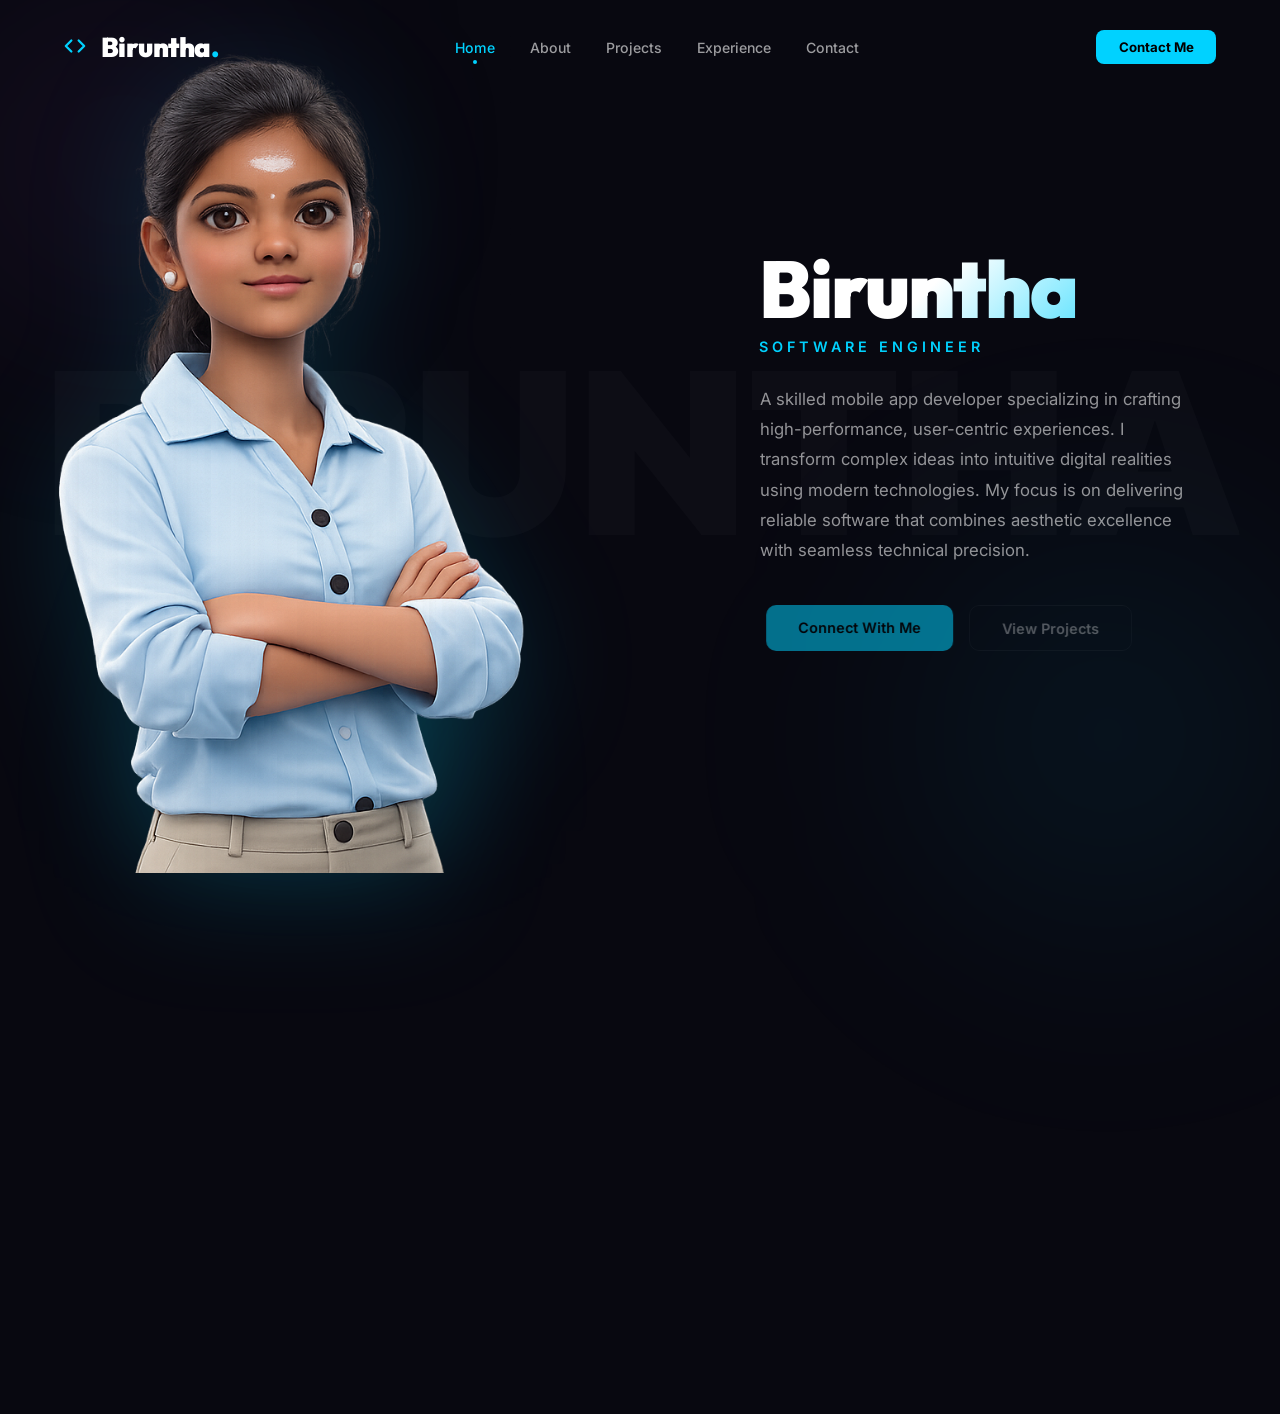
<file: index.html>
<!DOCTYPE html>
<html lang="en">

<head>
    <meta charset="UTF-8">
    <meta name="viewport" content="width=device-width, initial-scale=1.0">
    <title>Biruntha | Software Engineer & Mobile App Developer</title>
    <meta name="description"
        content="Portfolio of Biruntha, a professional Software Engineer specializing in high-performance mobile application development with Flutter, Dart, and modern frontend technologies.">
    <meta name="keywords"
        content="Biruntha, Software Engineer, Mobile App Developer, Flutter Developer, Dart, Portfolio, India, Frontend Developer">
    <meta name="author" content="Biruntha">
    <link rel="canonical" href="https://biruntha-web.web.app/">

    <!-- Open Graph / Facebook -->
    <meta property="og:type" content="website">
    <meta property="og:url" content="https://biruntha-web.web.app/">
    <meta property="og:title" content="Biruntha | Software Engineer & Mobile App Developer">
    <meta property="og:description"
        content="Explore the portfolio of Biruntha, featuring professional mobile applications and innovative software solutions.">
    <meta property="og:image" content="https://biruntha-web.web.app/assets/og-image.png">

    <!-- Twitter -->
    <meta property="twitter:card" content="summary_large_image">
    <meta property="twitter:url" content="https://biruntha-web.web.app/">
    <meta property="twitter:title" content="Biruntha | Software Engineer & Mobile App Developer">
    <meta property="twitter:description"
        content="Explore the portfolio of Biruntha, featuring professional mobile applications and innovative software solutions.">
    <meta property="twitter:image" content="https://biruntha-web.web.app/assets/og-image.png">

    <meta name="robots" content="index, follow">
    <link rel="preconnect" href="https://fonts.googleapis.com">
    <link rel="preconnect" href="https://fonts.gstatic.com" crossorigin>
    <link
        href="https://fonts.googleapis.com/css2?family=Inter:wght@400;500;600&family=Outfit:wght@700;800;900&display=swap"
        rel="stylesheet">
    <link rel="stylesheet" href="style.css">
    <script src="https://cdnjs.cloudflare.com/ajax/libs/gsap/3.12.2/gsap.min.js"></script>
</head>

<body>

    <!-- Header -->
    <header class="main-header" id="main-header">
        <div class="header-container">
            <a href="index.html" class="logo">
                <svg xmlns="http://www.w3.org/2000/svg" width="22" height="22" viewBox="0 0 24 24" fill="none"
                    stroke="var(--cyan)" stroke-width="2.5" stroke-linecap="round" stroke-linejoin="round"
                    style="margin-right: 10px;">
                    <polyline points="16 18 22 12 16 6" />
                    <polyline points="8 6 2 12 8 18" />
                </svg>
                Biruntha<span class="logo-dot">.</span>
            </a>
            <nav class="nav-links">
                <a href="index.html" class="nav-link active">Home</a>
                <a href="about.html" class="nav-link">About</a>
                <a href="projects.html" class="nav-link">Projects</a>
                <a href="experience.html" class="nav-link">Experience</a>
                <a href="contact.html" class="nav-link">Contact</a>
            </nav>
            <div class="header-right">
                <a href="mailto:birunthamageshwaran@gmail.com" class="btn-hire">Contact Me</a>
                <button class="menu-toggle" id="menu-toggle" aria-label="Toggle Menu">
                    <span></span>
                    <span></span>
                    <span></span>
                </button>
            </div>
        </div>
        <div class="header-line"></div>
    </header>

    <!-- Hero -->
    <section class="hero">

        <!-- Ambient background -->
        <div class="hero-bg">
            <div class="bg-blob blob-left"></div>
            <div class="bg-blob blob-right"></div>
        </div>

        <!-- Large bg name -->
        <div class="bg-text" aria-hidden="true">BIRUNTHA</div>

        <!-- Main content grid -->
        <div class="hero-container">

            <!-- Left: Image -->
            <div class="hero-image-wrap">
                <div class="img-glow"></div>
                <img src="assets/pages/home page.png" alt="Biruntha - Software Engineer" class="character-img"
                    id="char-img">
            </div>

            <!-- Right: Text Content -->
            <div class="hero-content">
                <h1 class="hero-name">Biruntha</h1>
                <p class="hero-title">Software Engineer</p>
                <p class="hero-bio">
                    A skilled mobile app developer specializing in crafting high-performance, user-centric experiences.
                    I transform complex ideas into intuitive digital realities using modern technologies.
                    My focus is on delivering reliable software that combines aesthetic excellence with seamless
                    technical precision.
                </p>
                <div class="hero-cta">
                    <a href="mailto:birunthamageshwaran@gmail.com" class="btn btn-primary">Connect With Me</a>
                    <a href="projects.html" class="btn btn-ghost">View Projects</a>
                </div>
            </div>

        </div>
    </section>

    <!-- Global Navigation Grid -->
    <section class="global-nav-section">
        <div class="global-nav-container">
            <div class="global-nav-grid">
                <!-- About Card -->
                <a href="about.html" class="nav-card">
                    <div class="nav-card-icon">👤</div>
                    <h3>About Me</h3>
                    <p>Discover my journey, skills, and the mindset I bring to every digital project.</p>
                    <div class="nav-card-arrow">Learn More →</div>
                </a>

                <!-- Projects Card -->
                <a href="projects.html" class="nav-card">
                    <div class="nav-card-icon">🚀</div>
                    <h3>Case Studies</h3>
                    <p>Explore a collection of mobile applications crafted with passion and precision.</p>
                    <div class="nav-card-arrow">View Work →</div>
                </a>

                <!-- Experience Card -->
                <a href="experience.html" class="nav-card">
                    <div class="nav-card-icon">💼</div>
                    <h3>Professional</h3>
                    <p>My career journey, professional roles, and corporate-level contributions.</p>
                    <div class="nav-card-arrow">My Career →</div>
                </a>

                <!-- Contact Card -->
                <a href="contact.html" class="nav-card">
                    <div class="nav-card-icon">✨</div>
                    <h3>Get In Touch</h3>
                    <p>Let's connect and build something amazing together. Reach out anytime.</p>
                    <div class="nav-card-arrow">Contact Me →</div>
                </a>
            </div>
        </div>
    </section>

    <script src="script.js"></script>
</body>

</html>
</file>
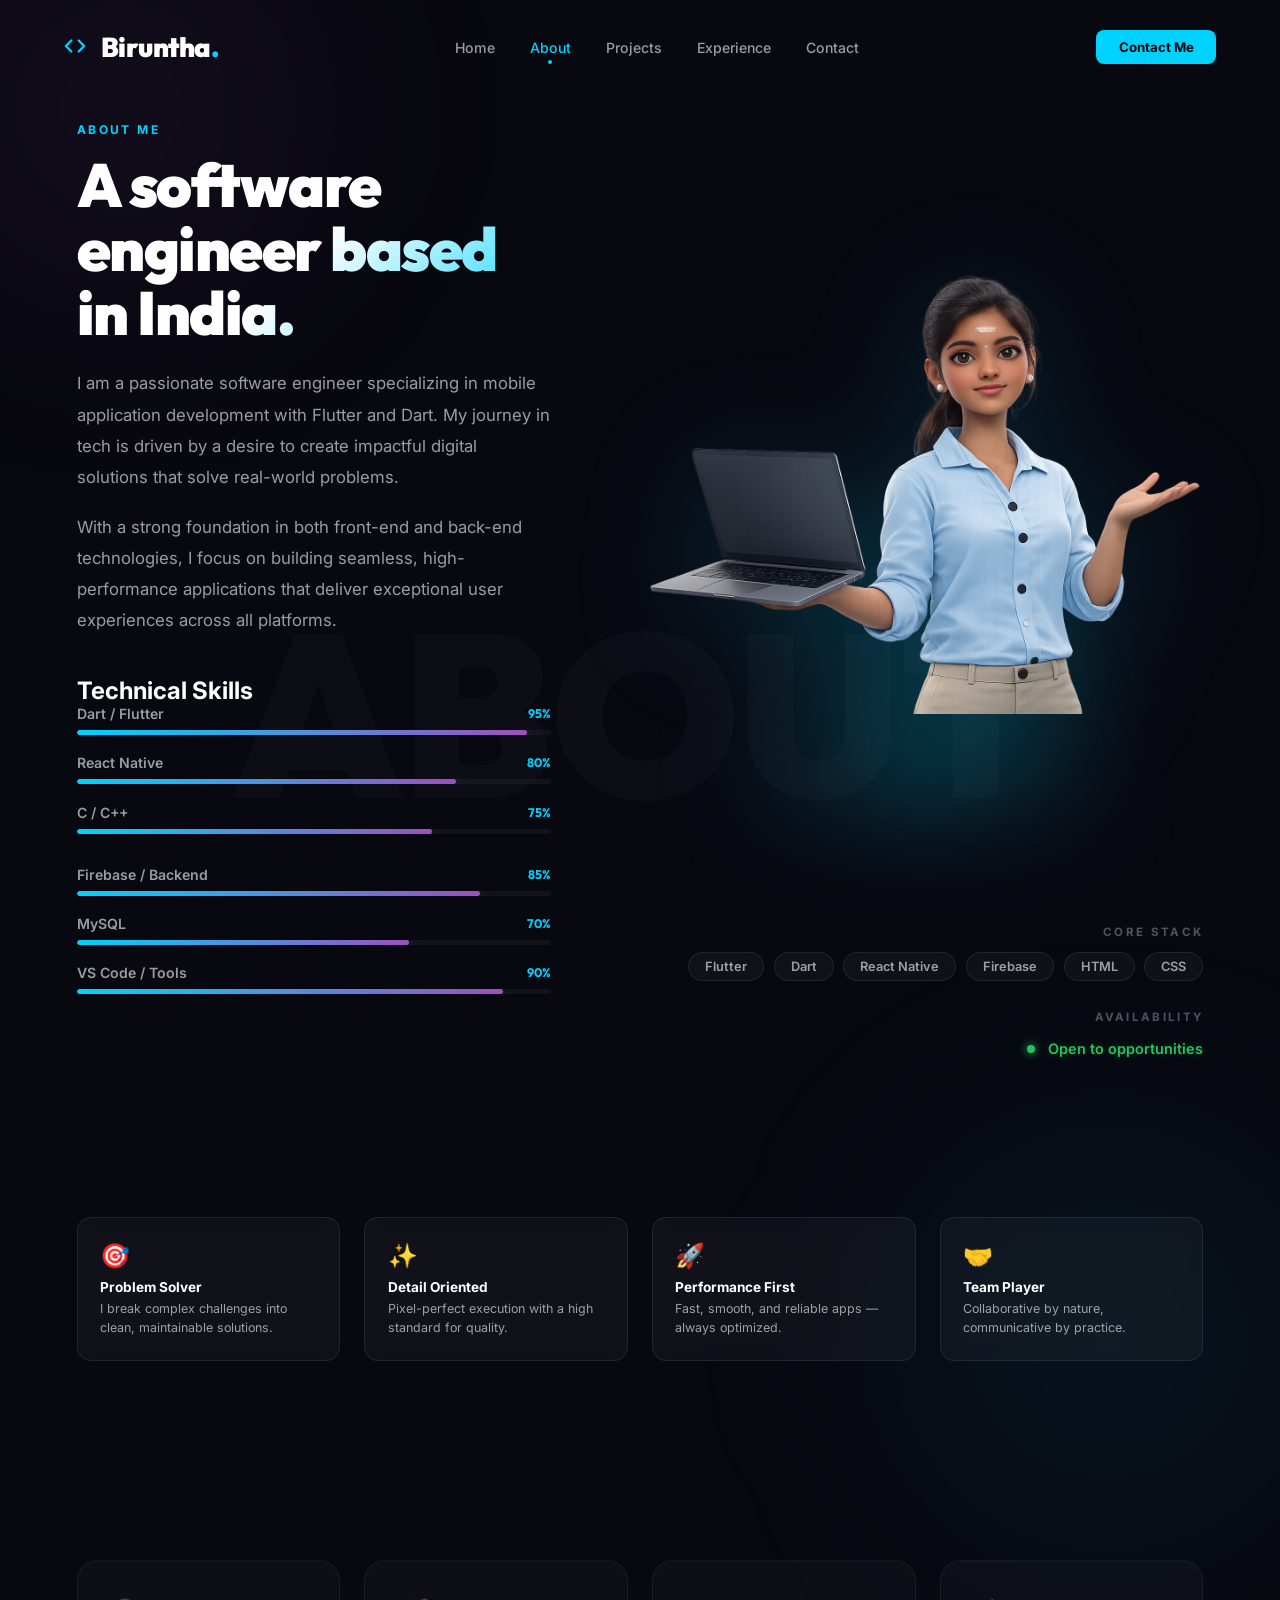
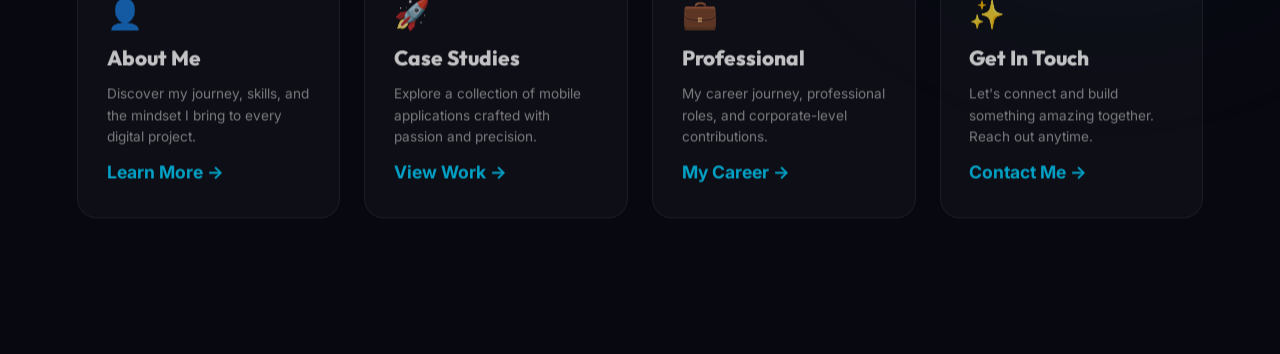
<file: about.html>
<!DOCTYPE html>
<html lang="en">

<head>
    <meta charset="UTF-8">
    <meta name="viewport" content="width=device-width, initial-scale=1.0">
    <title>About Biruntha | Software Engineer & Mobile Developer</title>
    <meta name="description"
        content="Learn more about Biruntha, a passionate software engineer specializing in cross-platform mobile app development with Flutter and Dart. Discover her journey and skills.">
    <meta name="keywords"
        content="About Biruntha, Software Engineering Journey, Flutter Developer Skills, Mobile App Development, India Tech">
    <meta name="author" content="Biruntha">
    <link rel="canonical" href="https://biruntha-web.web.app/about.html">

    <!-- Open Graph / Facebook -->
    <meta property="og:type" content="website">
    <meta property="og:url" content="https://biruntha-web.web.app/about.html">
    <meta property="og:title" content="About Biruntha | Software Engineer & Mobile Developer">
    <meta property="og:description"
        content="Discover the journey and technical expertise of Biruntha, a dedicated mobile app developer.">
    <meta property="og:image" content="https://biruntha-web.web.app/assets/og-image.png">

    <meta name="robots" content="index, follow">
    <link rel="preconnect" href="https://fonts.googleapis.com">
    <link rel="preconnect" href="https://fonts.gstatic.com" crossorigin>
    <link
        href="https://fonts.googleapis.com/css2?family=Inter:wght@400;500;600&family=Outfit:wght@700;800;900&display=swap"
        rel="stylesheet">
    <link rel="stylesheet" href="style.css">
    <script src="https://cdnjs.cloudflare.com/ajax/libs/gsap/3.12.2/gsap.min.js"></script>
</head>

<body>

    <!-- ── Header ── -->
    <header class="main-header" id="main-header">
        <div class="header-container">
            <a href="index.html" class="logo">
                <svg xmlns="http://www.w3.org/2000/svg" width="22" height="22" viewBox="0 0 24 24" fill="none"
                    stroke="var(--cyan)" stroke-width="2.5" stroke-linecap="round" stroke-linejoin="round"
                    style="margin-right: 10px;">
                    <polyline points="16 18 22 12 16 6" />
                    <polyline points="8 6 2 12 8 18" />
                </svg>
                Biruntha<span class="logo-dot">.</span>
            </a>
            <nav class="nav-links">
                <a href="index.html" class="nav-link">Home</a>
                <a href="about.html" class="nav-link active">About</a>
                <a href="projects.html" class="nav-link">Projects</a>
                <a href="experience.html" class="nav-link">Experience</a>
                <a href="contact.html" class="nav-link">Contact</a>
            </nav>
            <div class="header-right">
                <a href="mailto:birunthamageshwaran@gmail.com" class="btn-hire">Contact Me</a>
                <button class="menu-toggle" id="menu-toggle" aria-label="Toggle Menu">
                    <span></span>
                    <span></span>
                    <span></span>
                </button>
            </div>
        </div>
        <div class="header-line"></div>
    </header>

    <!-- ── About Page ── -->
    <section class="about-page">

        <!-- Ambient background -->
        <div class="hero-bg">
            <div class="bg-blob blob-left"></div>
            <div class="bg-blob blob-right"></div>
        </div>
        <div class="bg-text" aria-hidden="true">ABOUT</div>

        <div class="about-container">

            <!-- ════ Top Section: Content + Image ════ -->
            <div class="about-top-grid">

                <!-- LEFT: Info Column -->
                <div class="about-info-col">
                    <div class="about-text">
                        <span class="about-eyebrow">About Me</span>
                        <h1 class="about-title">A software engineer based in India.</h1>
                        <p>I am a passionate software engineer specializing in mobile application development with
                            Flutter and Dart. My journey in tech is driven by a desire to create impactful digital
                            solutions that solve real-world problems.</p>
                        <p>With a strong foundation in both front-end and back-end technologies, I focus on building
                            seamless, high-performance applications that deliver exceptional user experiences across
                            all platforms.</p>
                    </div>

                    <div class="skills-section">
                        <h2 class="skills-title">Technical Skills</h2>

                        <!-- Languages & Frameworks -->
                        <div class="skills-grid" id="skills-grid-1">
                            <div class="skill-item">
                                <div class="skill-header">
                                    <span class="skill-name">Dart / Flutter</span>
                                    <span class="skill-pct">95%</span>
                                </div>
                                <div class="skill-bar">
                                    <div class="skill-progress" data-width="95"></div>
                                </div>
                            </div>
                            <div class="skill-item">
                                <div class="skill-header">
                                    <span class="skill-name">React Native</span>
                                    <span class="skill-pct">80%</span>
                                </div>
                                <div class="skill-bar">
                                    <div class="skill-progress" data-width="80"></div>
                                </div>
                            </div>
                            <div class="skill-item">
                                <div class="skill-header">
                                    <span class="skill-name">C / C++</span>
                                    <span class="skill-pct">75%</span>
                                </div>
                                <div class="skill-bar">
                                    <div class="skill-progress" data-width="75"></div>
                                </div>
                            </div>
                        </div>

                        <!-- Backend & Tools -->
                        <div class="skills-grid" id="skills-grid-2">
                            <div class="skill-item">
                                <div class="skill-header">
                                    <span class="skill-name">Firebase / Backend</span>
                                    <span class="skill-pct">85%</span>
                                </div>
                                <div class="skill-bar">
                                    <div class="skill-progress" data-width="85"></div>
                                </div>
                            </div>
                            <div class="skill-item">
                                <div class="skill-header">
                                    <span class="skill-name">MySQL</span>
                                    <span class="skill-pct">70%</span>
                                </div>
                                <div class="skill-bar">
                                    <div class="skill-progress" data-width="70"></div>
                                </div>
                            </div>
                            <div class="skill-item">
                                <div class="skill-header">
                                    <span class="skill-name">VS Code / Tools</span>
                                    <span class="skill-pct">90%</span>
                                </div>
                                <div class="skill-bar">
                                    <div class="skill-progress" data-width="90"></div>
                                </div>
                            </div>
                        </div>
                    </div>
                </div>

                <!-- RIGHT: Image Column -->
                <div class="about-image-col">
                    <div class="about-image-wrap">
                        <div class="img-glow"></div>
                        <img src="assets/pages/about page.png" alt="Biruntha - Profile" class="character-img about-img">
                    </div>

                    <!-- Meta info row (Stack + Status) -->
                    <div class="about-meta-row">
                        <div class="about-meta-col">
                            <span class="meta-label">Core Stack</span>
                            <div class="tech-chips">
                                <span class="tech-chip">Flutter</span>
                                <span class="tech-chip">Dart</span>
                                <span class="tech-chip">React Native</span>
                                <span class="tech-chip">Firebase</span>
                                <span class="tech-chip">HTML</span>
                                <span class="tech-chip">CSS</span>
                            </div>
                        </div>
                        <div class="about-meta-col">
                            <span class="meta-label">Availability</span>
                            <div class="availability-status">
                                <span class="status-dot"></span>
                                Open to opportunities
                            </div>
                        </div>
                    </div>
                </div>

            </div> <!-- End about-top-grid -->

            <!-- ════ Bottom Section: 4 Cards ════ -->
            <div class="about-cards-full">
                <div class="about-cards">
                    <div class="about-card">
                        <span class="about-card-icon">🎯</span>
                        <h4>Problem Solver</h4>
                        <p>I break complex challenges into clean, maintainable solutions.</p>
                    </div>
                    <div class="about-card">
                        <span class="about-card-icon">✨</span>
                        <h4>Detail Oriented</h4>
                        <p>Pixel-perfect execution with a high standard for quality.</p>
                    </div>
                    <div class="about-card">
                        <span class="about-card-icon">🚀</span>
                        <h4>Performance First</h4>
                        <p>Fast, smooth, and reliable apps — always optimized.</p>
                    </div>
                    <div class="about-card">
                        <span class="about-card-icon">🤝</span>
                        <h4>Team Player</h4>
                        <p>Collaborative by nature, communicative by practice.</p>
                    </div>
                </div>
            </div>

        </div> <!-- End about-container -->
    </section>

    <!-- Global Navigation Grid -->
    <section class="global-nav-section">
        <div class="global-nav-container">
            <div class="global-nav-grid">
                <!-- About Card -->
                <a href="about.html" class="nav-card">
                    <div class="nav-card-icon">👤</div>
                    <h3>About Me</h3>
                    <p>Discover my journey, skills, and the mindset I bring to every digital project.</p>
                    <div class="nav-card-arrow">Learn More →</div>
                </a>

                <!-- Projects Card -->
                <a href="projects.html" class="nav-card">
                    <div class="nav-card-icon">🚀</div>
                    <h3>Case Studies</h3>
                    <p>Explore a collection of mobile applications crafted with passion and precision.</p>
                    <div class="nav-card-arrow">View Work →</div>
                </a>

                <!-- Experience Card -->
                <a href="experience.html" class="nav-card">
                    <div class="nav-card-icon">💼</div>
                    <h3>Professional</h3>
                    <p>My career journey, professional roles, and corporate-level contributions.</p>
                    <div class="nav-card-arrow">My Career →</div>
                </a>

                <!-- Contact Card -->
                <a href="contact.html" class="nav-card">
                    <div class="nav-card-icon">✨</div>
                    <h3>Get In Touch</h3>
                    <p>Let's connect and build something amazing together. Reach out anytime.</p>
                    <div class="nav-card-arrow">Contact Me →</div>
                </a>
            </div>
        </div>
    </section>

    <script src="script.js"></script>
</body>

</html>
</file>
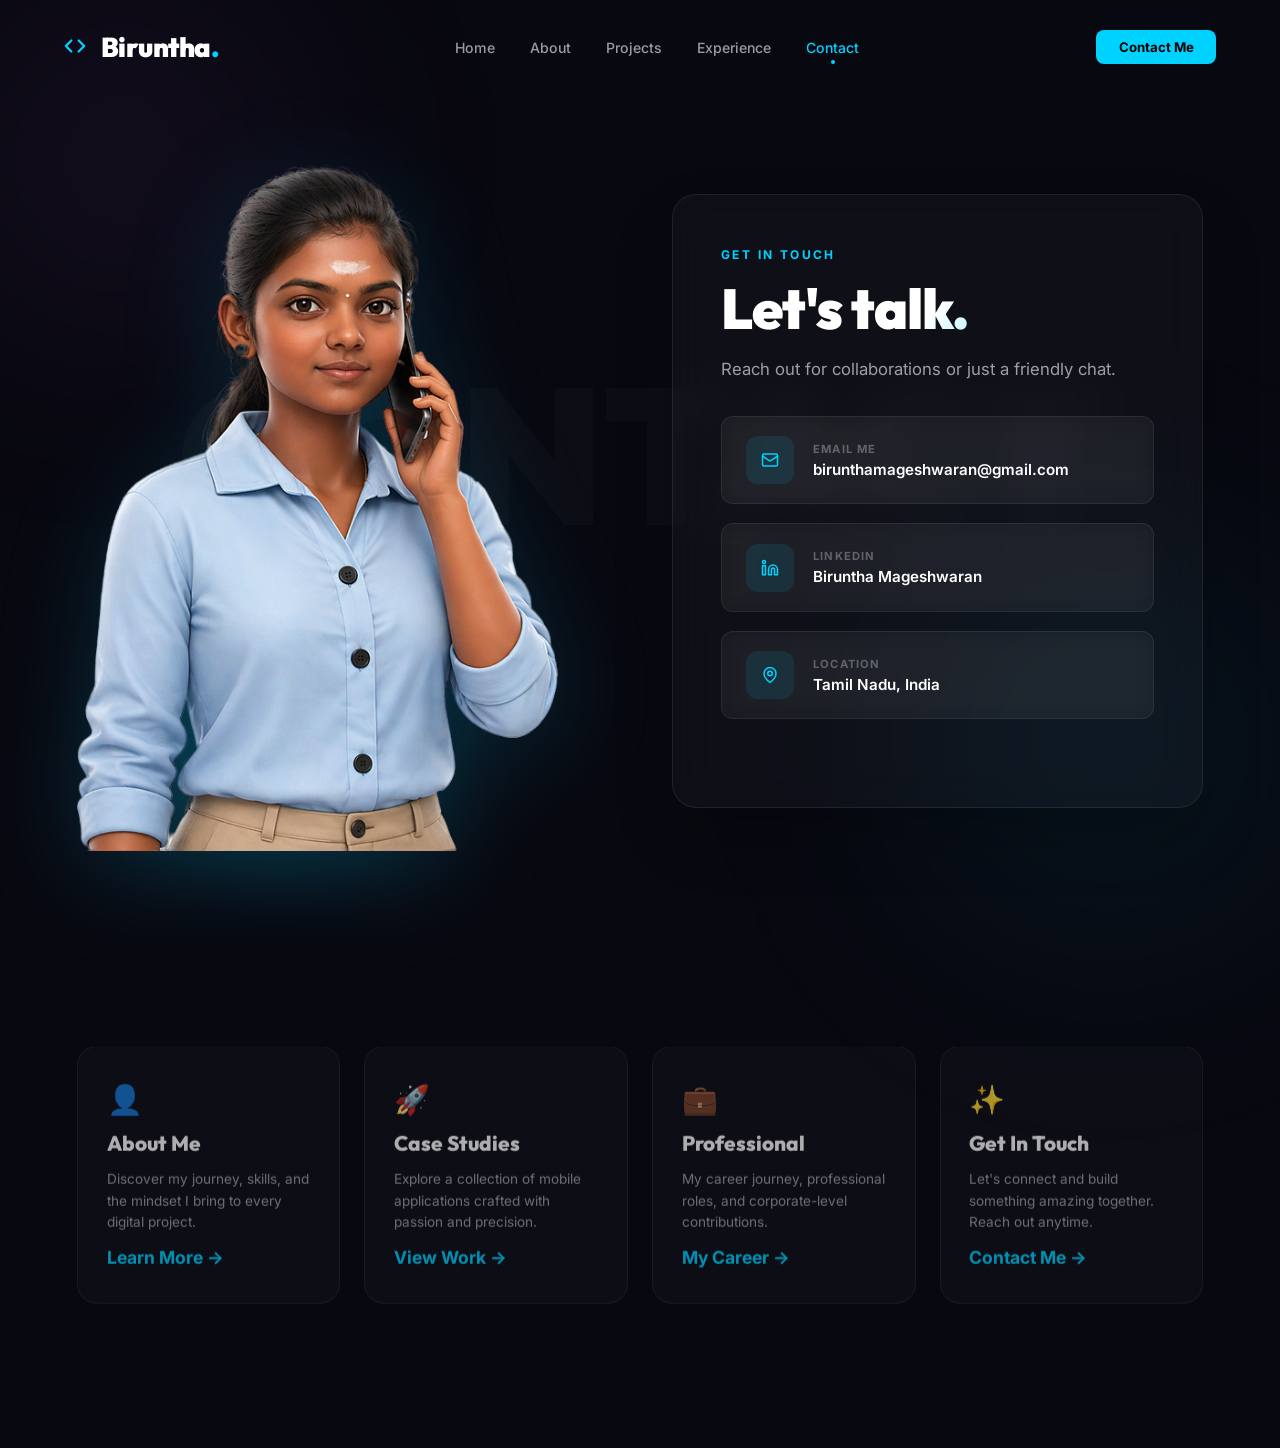
<file: contact.html>
<!DOCTYPE html>
<html lang="en">

<head>
    <meta charset="UTF-8">
    <meta name="viewport" content="width=device-width, initial-scale=1.0">
    <title>Contact Biruntha | Let's Build Something Amazing</title>
    <meta name="description"
        content="Get in touch with Biruntha for collaborations, mobile app development inquiries, or just a friendly chat. Based in Tamil Nadu, India.">
    <meta name="keywords"
        content="Contact Biruntha, Mobile App Inquiries, Software Engineer Contact, Hire Flutter Developer India">
    <meta name="author" content="Biruntha">
    <link rel="canonical" href="https://biruntha-web.web.app/contact.html">

    <!-- Open Graph / Facebook -->
    <meta property="og:type" content="website">
    <meta property="og:url" content="https://biruntha-web.web.app/contact.html">
    <meta property="og:title" content="Contact Biruntha | Let's Build Something Amazing">
    <meta property="og:description" content="Reach out to Biruntha for your next mobile application project.">
    <meta property="og:image" content="https://biruntha-web.web.app/assets/og-image.png">

    <meta name="robots" content="index, follow">
    <link rel="preconnect" href="https://fonts.googleapis.com">
    <link rel="preconnect" href="https://fonts.gstatic.com" crossorigin>
    <link
        href="https://fonts.googleapis.com/css2?family=Inter:wght@400;500;600&family=Outfit:wght@700;800;900&display=swap"
        rel="stylesheet">
    <link rel="stylesheet" href="style.css">
    <script src="https://cdnjs.cloudflare.com/ajax/libs/gsap/3.12.2/gsap.min.js"></script>
</head>

<body>

    <!-- ── Header ── -->
    <header class="main-header" id="main-header">
        <div class="header-container">
            <a href="index.html" class="logo">
                <svg xmlns="http://www.w3.org/2000/svg" width="22" height="22" viewBox="0 0 24 24" fill="none"
                    stroke="var(--cyan)" stroke-width="2.5" stroke-linecap="round" stroke-linejoin="round"
                    style="margin-right: 10px;">
                    <polyline points="16 18 22 12 16 6" />
                    <polyline points="8 6 2 12 8 18" />
                </svg>
                Biruntha<span class="logo-dot">.</span>
            </a>
            <nav class="nav-links">
                <a href="index.html" class="nav-link">Home</a>
                <a href="about.html" class="nav-link">About</a>
                <a href="projects.html" class="nav-link">Projects</a>
                <a href="experience.html" class="nav-link">Experience</a>
                <a href="contact.html" class="nav-link active">Contact</a>
            </nav>
            <div class="header-right">
                <a href="mailto:birunthamageshwaran@gmail.com" class="btn-hire">Contact Me</a>
                <button class="menu-toggle" id="menu-toggle" aria-label="Toggle Menu">
                    <span></span>
                    <span></span>
                    <span></span>
                </button>
            </div>
        </div>
        <div class="header-line"></div>
    </header>

    <!-- ── Contact Page ── -->
    <section class="contact-page">

        <!-- Ambient background -->
        <div class="hero-bg">
            <div class="bg-blob blob-left"></div>
            <div class="bg-blob blob-right"></div>
        </div>
        <div class="bg-text" aria-hidden="true" style="font-size: 15vw;">CONTACT</div>

        <div class="contact-container">

            <!-- LEFT: Standalone Image -->
            <div class="contact-image-wrap">
                <div class="img-glow"></div>
                <img src="assets/pages/contect page.png" alt="Biruntha - Contact" class="character-img">
            </div>

            <!-- RIGHT: Contact Details Card -->
            <div class="contact-content">
                <span class="contact-eyebrow">Get In Touch</span>
                <h1 class="contact-title" style="margin-bottom: 1rem;">Let's talk.</h1>
                <p class="contact-subtitle" style="margin-bottom: 2rem;">
                    Reach out for collaborations or just a friendly chat.
                </p>

                <div class="contact-info-grid">

                    <!-- Email -->
                    <a href="mailto:birunthamageshwaran@gmail.com" class="contact-info-item">
                        <div class="contact-icon-box">
                            <svg xmlns="http://www.w3.org/2000/svg" width="18" height="18" viewBox="0 0 24 24"
                                fill="none" stroke="currentColor" stroke-width="2" stroke-linecap="round"
                                stroke-linejoin="round">
                                <rect width="20" height="16" x="2" y="4" rx="2" />
                                <path d="m22 7-8.97 5.7a1.94 1.94 0 0 1-2.06 0L2 7" />
                            </svg>
                        </div>
                        <div class="contact-text-box">
                            <h4>Email Me</h4>
                            <p>birunthamageshwaran@gmail.com</p>
                        </div>
                    </a>

                    <!-- LinkedIn -->
                    <a href="https://www.linkedin.com/in/biruntha-mageshwaran-226a95306/" target="_blank"
                        class="contact-info-item">
                        <div class="contact-icon-box">
                            <svg xmlns="http://www.w3.org/2000/svg" width="18" height="18" viewBox="0 0 24 24"
                                fill="none" stroke="currentColor" stroke-width="2" stroke-linecap="round"
                                stroke-linejoin="round">
                                <path
                                    d="M16 8a6 6 0 0 1 6 6v7h-4v-7a2 2 0 0 0-2-2 2 2 0 0 0-2 2v7h-4v-7a6 6 0 0 1 6-6z" />
                                <rect width="4" height="12" x="2" y="9" />
                                <circle cx="4" cy="4" r="2" />
                            </svg>
                        </div>
                        <div class="contact-text-box">
                            <h4>LinkedIn</h4>
                            <p>Biruntha Mageshwaran</p>
                        </div>
                    </a>

                    <!-- Location -->
                    <div class="contact-info-item">
                        <div class="contact-icon-box">
                            <svg xmlns="http://www.w3.org/2000/svg" width="18" height="18" viewBox="0 0 24 24"
                                fill="none" stroke="currentColor" stroke-width="2" stroke-linecap="round"
                                stroke-linejoin="round">
                                <path d="M20 10c0 6-8 12-8 12s-8-6-8-12a8 8 0 0 1 16 0Z" />
                                <circle cx="12" cy="10" r="3" />
                            </svg>
                        </div>
                        <div class="contact-text-box">
                            <h4>Location</h4>
                            <p>Tamil Nadu, India</p>
                        </div>
                    </div>

                </div>
            </div>

        </div>
    </section>

    <!-- Global Navigation Grid -->
    <section class="global-nav-section">
        <div class="global-nav-container">
            <div class="global-nav-grid">
                <!-- About Card -->
                <a href="about.html" class="nav-card">
                    <div class="nav-card-icon">👤</div>
                    <h3>About Me</h3>
                    <p>Discover my journey, skills, and the mindset I bring to every digital project.</p>
                    <div class="nav-card-arrow">Learn More →</div>
                </a>

                <!-- Projects Card -->
                <a href="projects.html" class="nav-card">
                    <div class="nav-card-icon">🚀</div>
                    <h3>Case Studies</h3>
                    <p>Explore a collection of mobile applications crafted with passion and precision.</p>
                    <div class="nav-card-arrow">View Work →</div>
                </a>

                <!-- Experience Card -->
                <a href="experience.html" class="nav-card">
                    <div class="nav-card-icon">💼</div>
                    <h3>Professional</h3>
                    <p>My career journey, professional roles, and corporate-level contributions.</p>
                    <div class="nav-card-arrow">My Career →</div>
                </a>

                <!-- Contact Card -->
                <a href="contact.html" class="nav-card">
                    <div class="nav-card-icon">✨</div>
                    <h3>Get In Touch</h3>
                    <p>Let's connect and build something amazing together. Reach out anytime.</p>
                    <div class="nav-card-arrow">Contact Me →</div>
                </a>
            </div>
        </div>
    </section>

    <script src="script.js"></script>
</body>

</html>
</file>
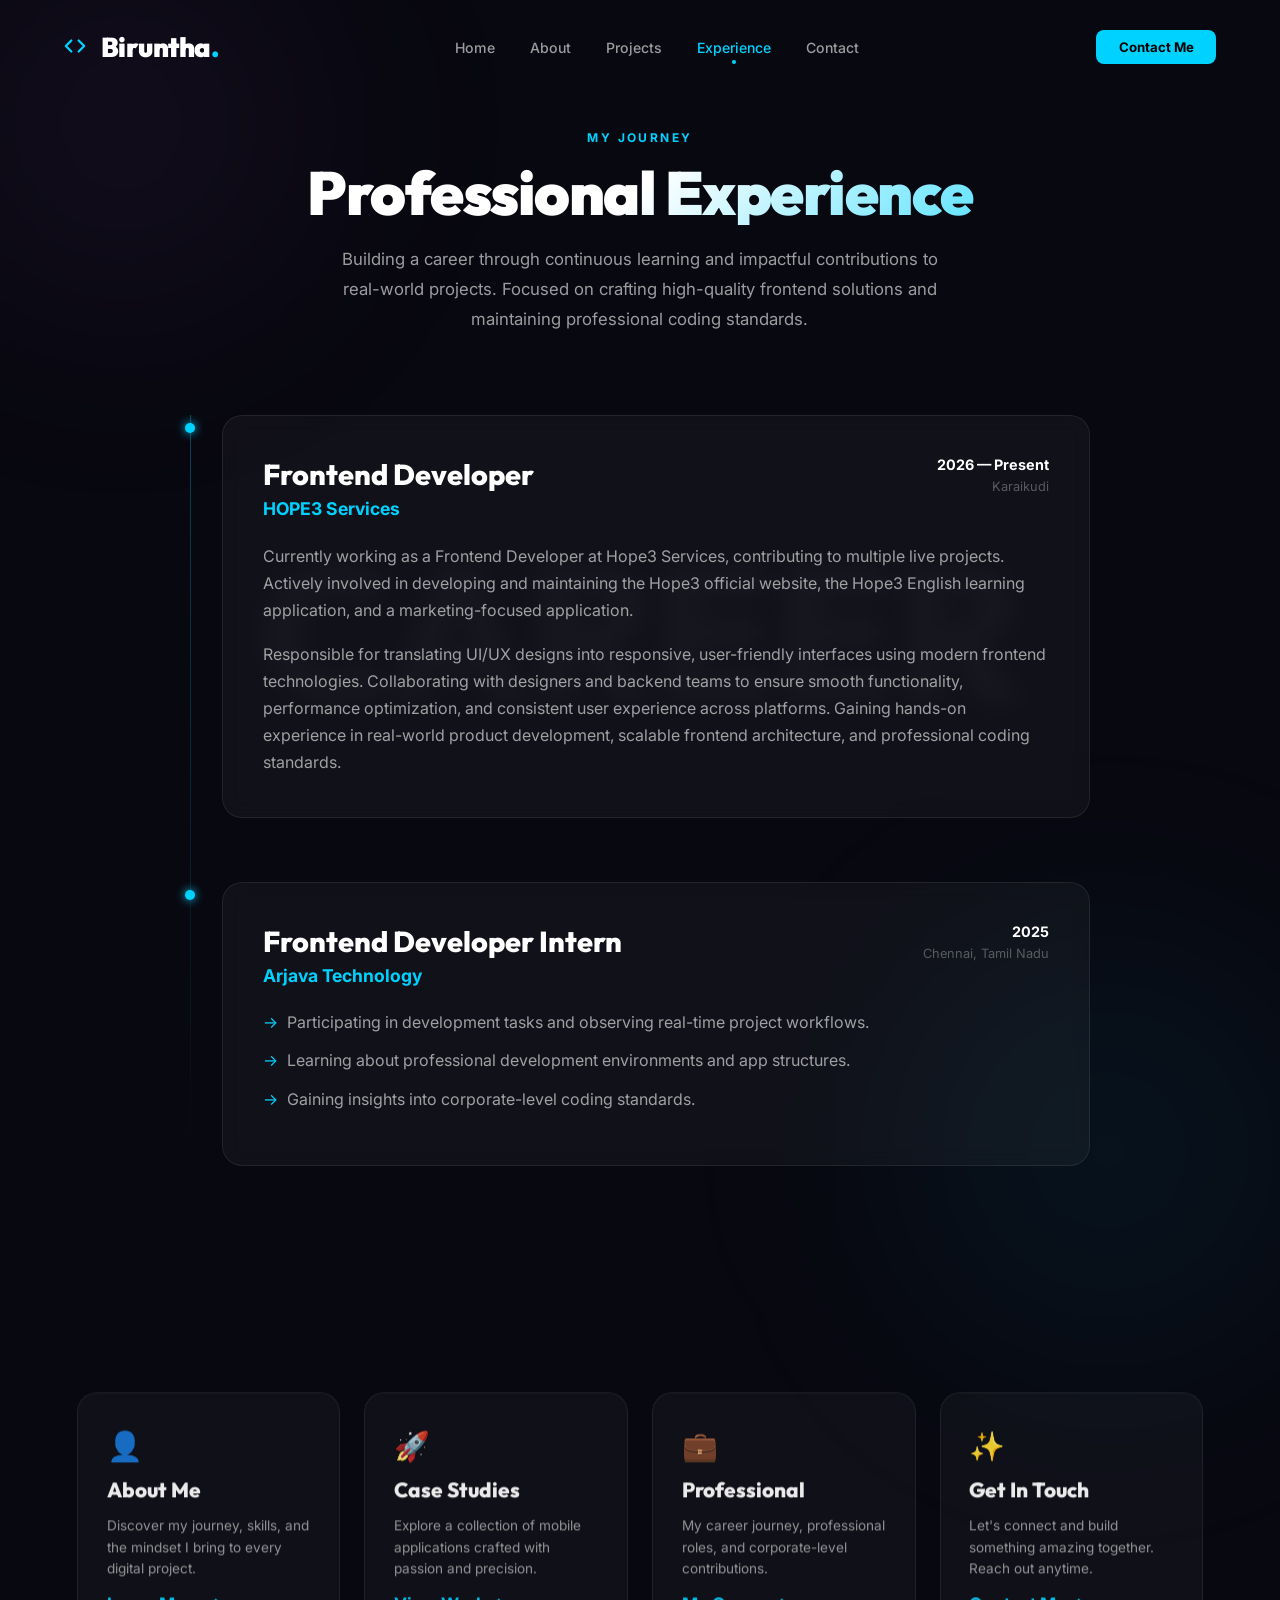
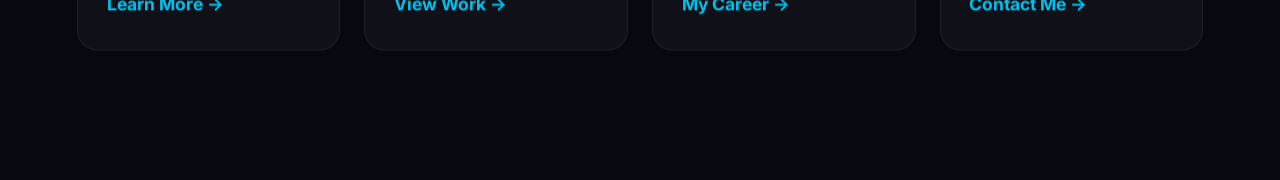
<file: experience.html>
<!DOCTYPE html>
<html lang="en">

<head>
    <meta charset="UTF-8">
    <meta name="viewport" content="width=device-width, initial-scale=1.0">
    <title>Professional Experience | Biruntha - Frontend Developer</title>
    <meta name="description"
        content="Professional career and work experience of Biruntha, featuring roles at HOPE3 Services and Arjava Technology.">
    <meta name="keywords"
        content="Biruntha Career, Software Engineer Experience, Frontend Developer Work, HOPE3 Services, Arjava Technology Intern">
    <meta name="author" content="Biruntha">
    <link rel="canonical" href="https://biruntha-web.web.app/experience.html">

    <!-- Open Graph / Facebook -->
    <meta property="og:type" content="website">
    <meta property="og:url" content="https://biruntha-web.web.app/experience.html">
    <meta property="og:title" content="Professional Experience | Biruntha - Frontend Developer">
    <meta property="og:description" content="Explore the professional work history and career milestones of Biruntha.">
    <meta property="og:image" content="https://biruntha-web.web.app/assets/og-image.png">

    <meta name="robots" content="index, follow">
    <link rel="preconnect" href="https://fonts.googleapis.com">
    <link rel="preconnect" href="https://fonts.gstatic.com" crossorigin>
    <link
        href="https://fonts.googleapis.com/css2?family=Inter:wght@400;500;600&family=Outfit:wght@700;800;900&display=swap"
        rel="stylesheet">
    <link rel="stylesheet" href="style.css">
    <script src="https://cdnjs.cloudflare.com/ajax/libs/gsap/3.12.2/gsap.min.js"></script>
</head>

<body>

    <!-- ── Header ── -->
    <header class="main-header" id="main-header">
        <div class="header-container">
            <a href="index.html" class="logo">
                <svg xmlns="http://www.w3.org/2000/svg" width="22" height="22" viewBox="0 0 24 24" fill="none"
                    stroke="var(--cyan)" stroke-width="2.5" stroke-linecap="round" stroke-linejoin="round"
                    style="margin-right: 10px;">
                    <polyline points="16 18 22 12 16 6" />
                    <polyline points="8 6 2 12 8 18" />
                </svg>
                Biruntha<span class="logo-dot">.</span>
            </a>
            <nav class="nav-links">
                <a href="index.html" class="nav-link">Home</a>
                <a href="about.html" class="nav-link">About</a>
                <a href="projects.html" class="nav-link">Projects</a>
                <a href="experience.html" class="nav-link active">Experience</a>
                <a href="contact.html" class="nav-link">Contact</a>
            </nav>
            <div class="header-right">
                <a href="mailto:birunthamageshwaran@gmail.com" class="btn-hire">Contact Me</a>
                <button class="menu-toggle" id="menu-toggle" aria-label="Toggle Menu">
                    <span></span>
                    <span></span>
                    <span></span>
                </button>
            </div>
        </div>
        <div class="header-line"></div>
    </header>

    <!-- ── Experience Page ── -->
    <section class="experience-page">
        <!-- Ambient background -->
        <div class="hero-bg">
            <div class="bg-blob blob-left"></div>
            <div class="bg-blob blob-right"></div>
        </div>
        <div class="bg-text" aria-hidden="true" style="font-size: 15vw;">CAREER</div>

        <div class="experience-container">

            <div class="experience-header" style="margin-bottom: 5rem; text-align: center;">
                <span class="experience-eyebrow">My Journey</span>
                <h1 class="experience-title">Professional Experience</h1>
                <p class="experience-subtitle" style="margin: 0 auto;">
                    Building a career through continuous learning and impactful contributions to real-world projects.
                    Focused on crafting high-quality frontend solutions and maintaining professional coding standards.
                </p>
            </div>

            <div class="timeline">

                <!-- Experience 1 (Latest) -->
                <div class="timeline-item">
                    <div class="timeline-dot"></div>
                    <div class="timeline-content">
                        <div class="exp-header">
                            <div class="exp-role-group">
                                <h2 class="exp-role">Frontend Developer</h2>
                                <h3 class="exp-company">HOPE3 Services</h3>
                            </div>
                            <div class="exp-meta">
                                <span class="exp-date">2026 — Present</span>
                                <span class="exp-location">Karaikudi</span>
                            </div>
                        </div>
                        <div class="exp-body">
                            <p>Currently working as a Frontend Developer at Hope3 Services, contributing to multiple
                                live projects. Actively involved in developing and maintaining the Hope3 official
                                website, the Hope3 English learning application, and a marketing-focused application.
                            </p>
                            <p>Responsible for translating UI/UX designs into responsive, user-friendly interfaces using
                                modern frontend technologies. Collaborating with designers and backend teams to ensure
                                smooth functionality, performance optimization, and consistent user experience across
                                platforms. Gaining hands-on experience in real-world product development, scalable
                                frontend architecture, and professional coding standards.</p>
                        </div>
                    </div>
                </div>

                <!-- Experience 2 -->
                <div class="timeline-item">
                    <div class="timeline-dot"></div>
                    <div class="timeline-content">
                        <div class="exp-header">
                            <div class="exp-role-group">
                                <h2 class="exp-role">Frontend Developer Intern</h2>
                                <h3 class="exp-company">Arjava Technology</h3>
                            </div>
                            <div class="exp-meta">
                                <span class="exp-date">2025</span>
                                <span class="exp-location">Chennai, Tamil Nadu</span>
                            </div>
                        </div>
                        <div class="exp-body">
                            <ul class="exp-list">
                                <li>Participating in development tasks and observing real-time project workflows.</li>
                                <li>Learning about professional development environments and app structures.</li>
                                <li>Gaining insights into corporate-level coding standards.</li>
                            </ul>
                        </div>
                    </div>
                </div>

            </div>
        </div>
    </section>

    <!-- Global Navigation Grid -->
    <section class="global-nav-section">
        <div class="global-nav-container">
            <div class="global-nav-grid">
                <!-- About Card -->
                <a href="about.html" class="nav-card">
                    <div class="nav-card-icon">👤</div>
                    <h3>About Me</h3>
                    <p>Discover my journey, skills, and the mindset I bring to every digital project.</p>
                    <div class="nav-card-arrow">Learn More →</div>
                </a>

                <!-- Projects Card -->
                <a href="projects.html" class="nav-card">
                    <div class="nav-card-icon">🚀</div>
                    <h3>Case Studies</h3>
                    <p>Explore a collection of mobile applications crafted with passion and precision.</p>
                    <div class="nav-card-arrow">View Work →</div>
                </a>

                <!-- Experience Card -->
                <a href="experience.html" class="nav-card">
                    <div class="nav-card-icon">💼</div>
                    <h3>Professional</h3>
                    <p>My career journey, professional roles, and corporate-level contributions.</p>
                    <div class="nav-card-arrow">My Career →</div>
                </a>

                <!-- Contact Card -->
                <a href="contact.html" class="nav-card">
                    <div class="nav-card-icon">✨</div>
                    <h3>Get In Touch</h3>
                    <p>Let's connect and build something amazing together. Reach out anytime.</p>
                    <div class="nav-card-arrow">Contact Me →</div>
                </a>
            </div>
        </div>
    </section>

    <script src="script.js"></script>
</body>

</html>
</file>
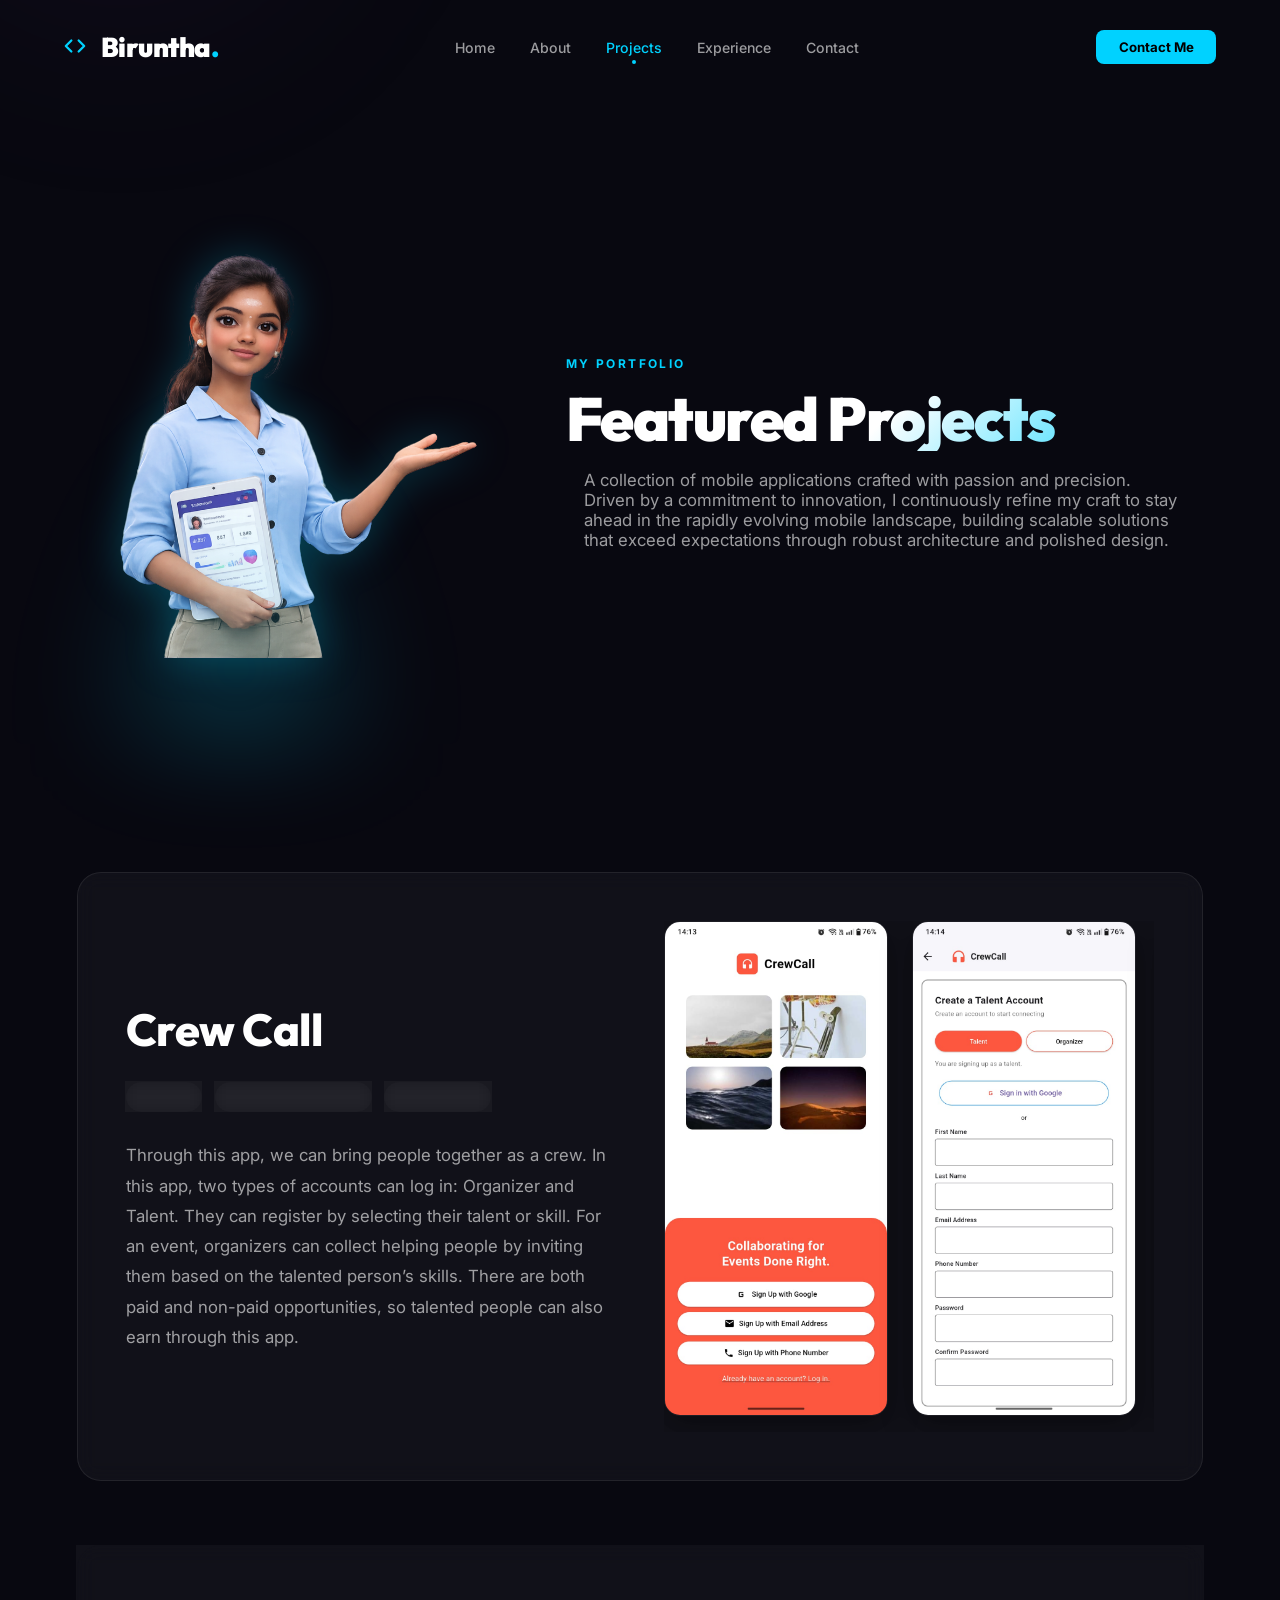
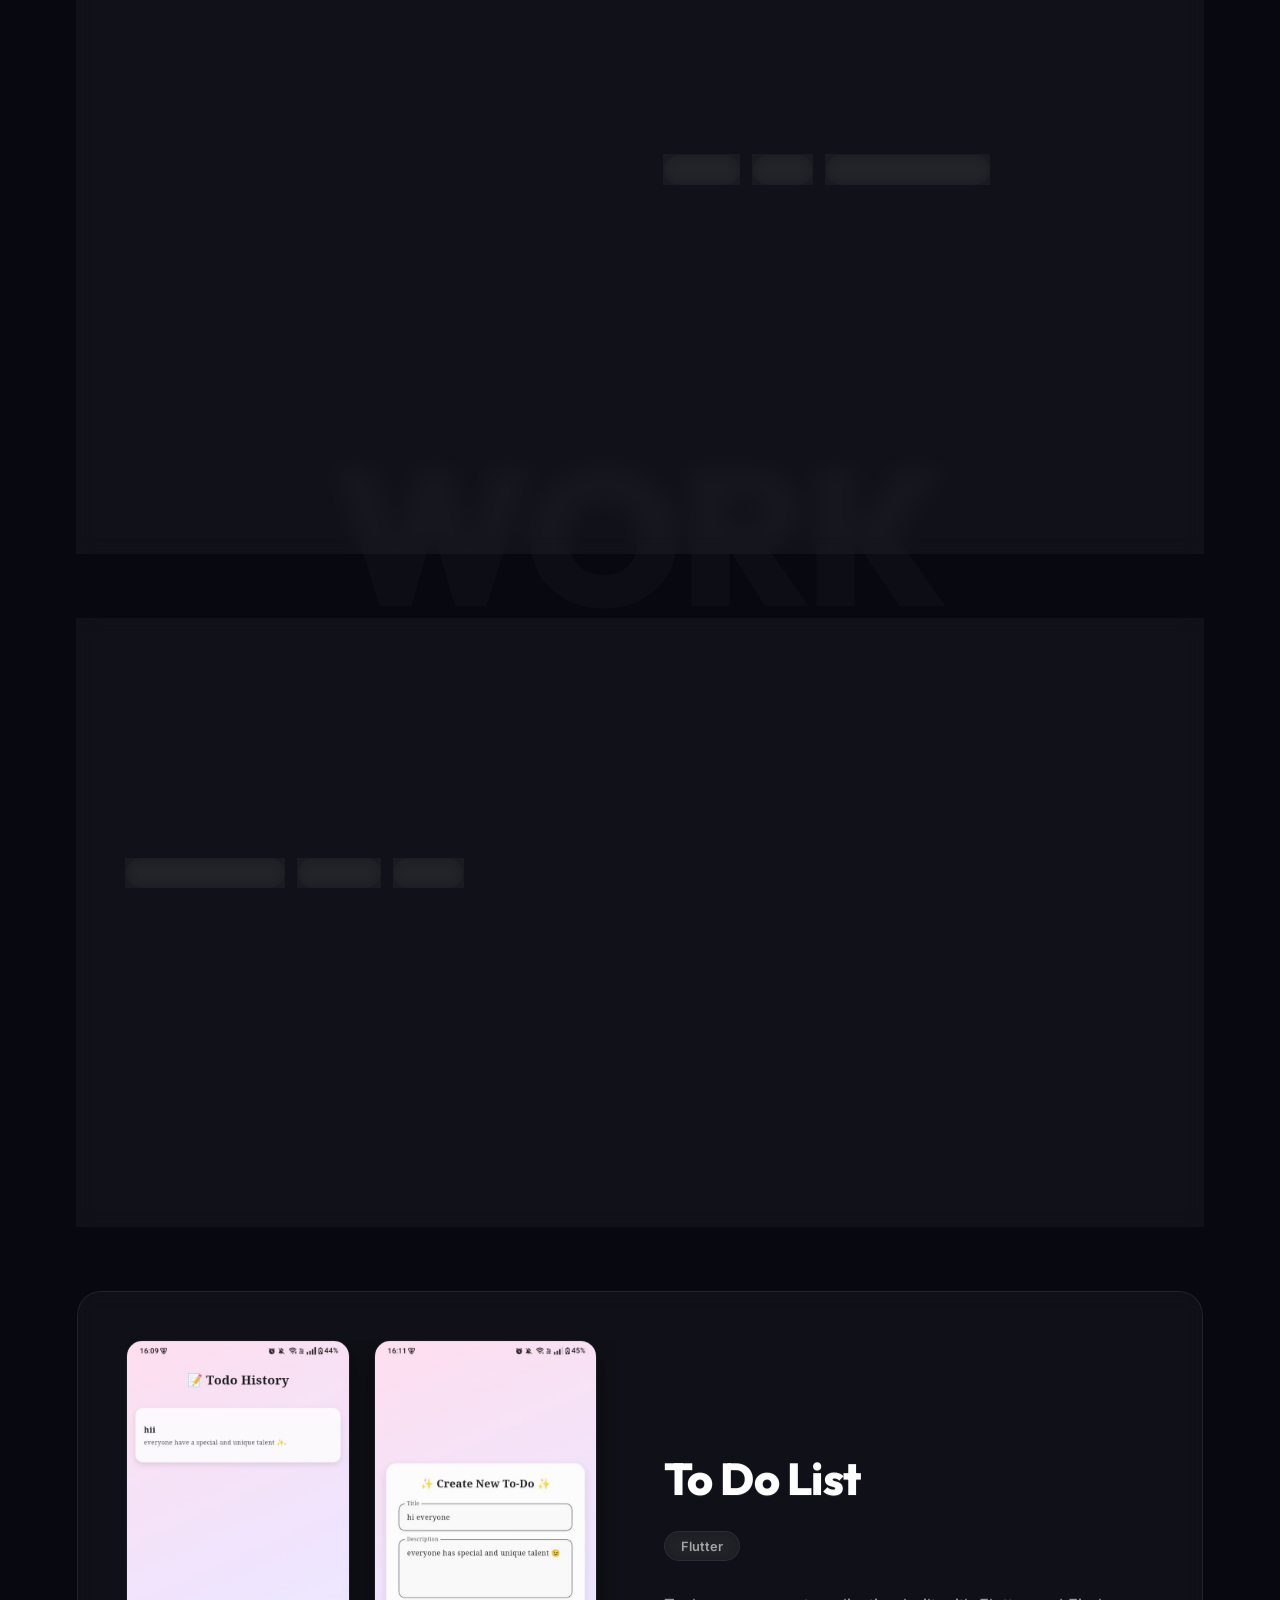
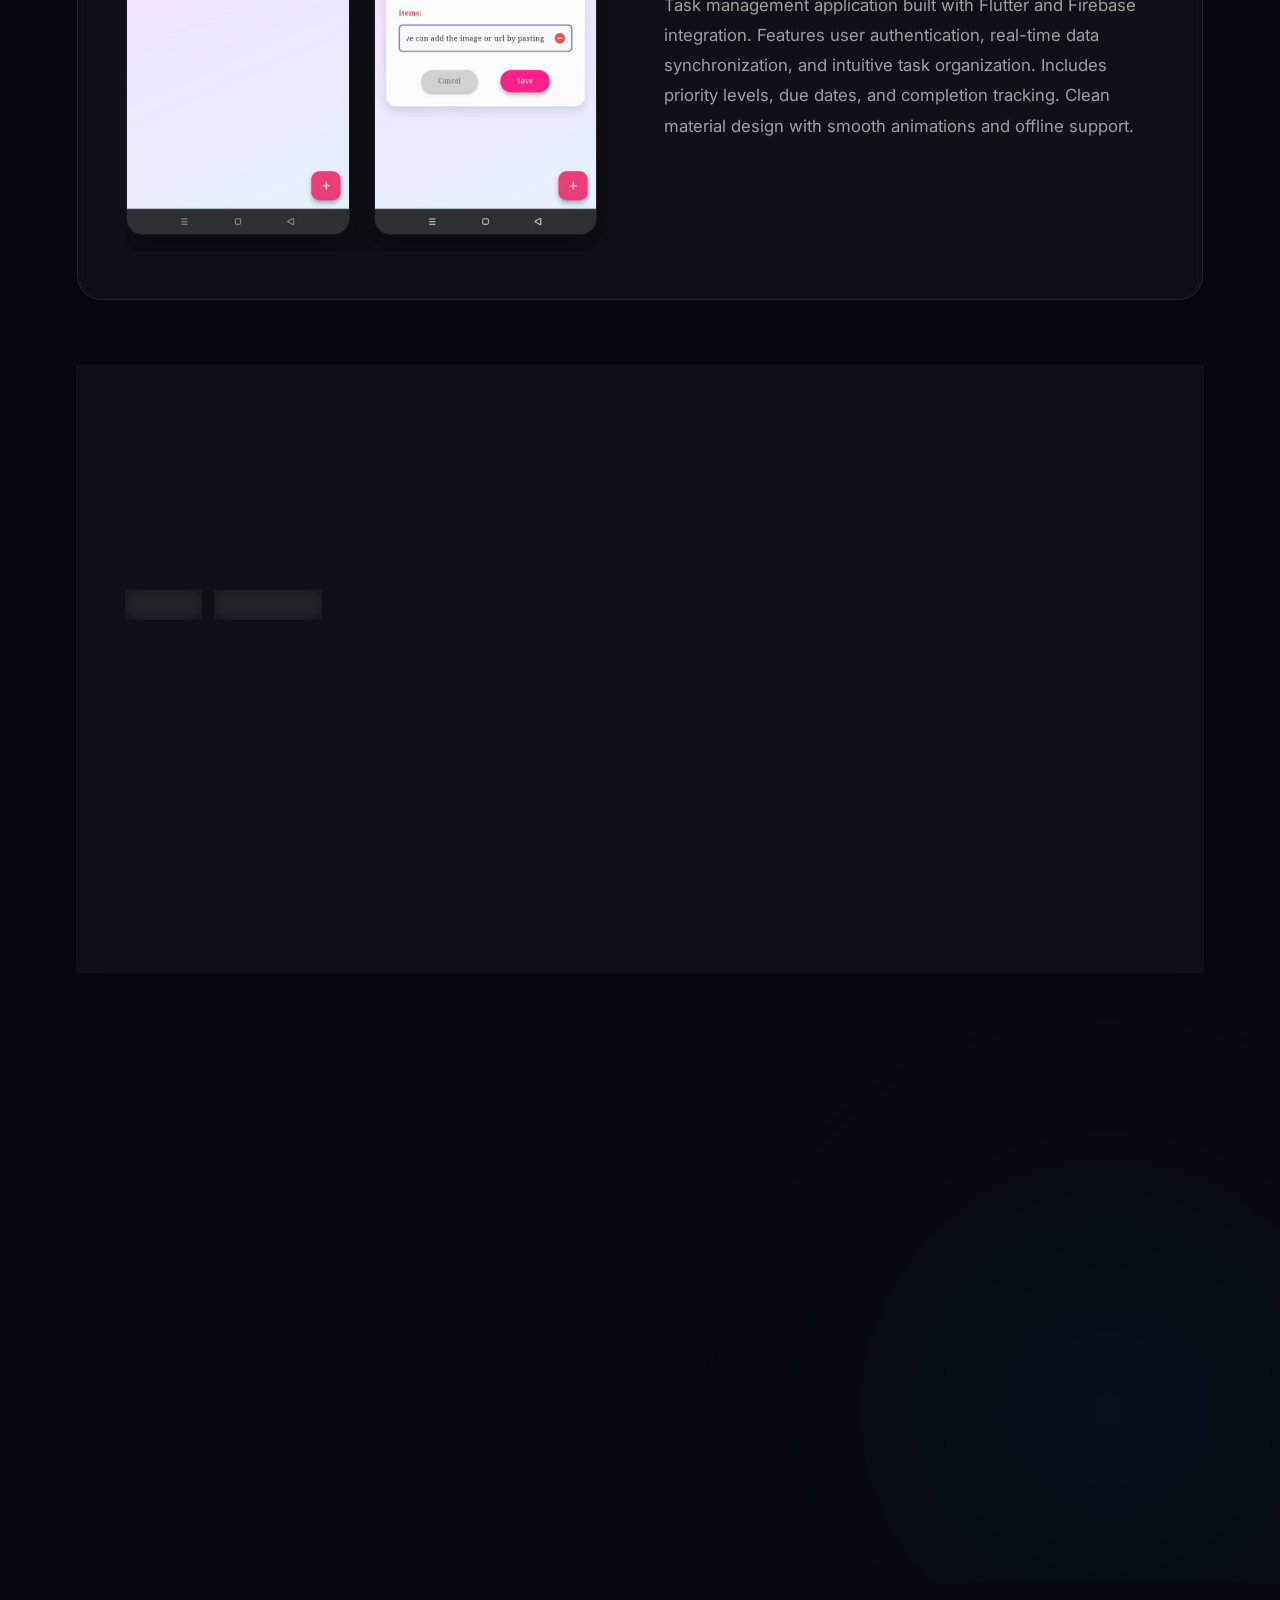
<file: projects.html>
<!DOCTYPE html>
<html lang="en">

<head>
    <meta charset="UTF-8">
    <meta name="viewport" content="width=device-width, initial-scale=1.0">
    <title>Projects by Biruntha | Mobile App Case Studies</title>
    <meta name="description"
        content="Explore a showcase of mobile applications and software projects developed by Biruntha, featuring Crew Call, Chemistry Quiz, and Connect 3.">
    <meta name="keywords"
        content="Biruntha Projects, Crew Call App, Flutter Case Studies, Mobile App Portfolio, Software Engineering Projects">
    <meta name="author" content="Biruntha">
    <link rel="canonical" href="https://biruntha-web.web.app/projects.html">

    <!-- Open Graph / Facebook -->
    <meta property="og:type" content="website">
    <meta property="og:url" content="https://biruntha-web.web.app/projects.html">
    <meta property="og:title" content="Projects by Biruntha | Mobile App Case Studies">
    <meta property="og:description"
        content="A gallery of innovative mobile apps and software solutions crafted by Biruntha.">
    <meta property="og:image" content="https://biruntha-web.web.app/assets/og-image.png">

    <meta name="robots" content="index, follow">
    <link rel="preconnect" href="https://fonts.googleapis.com">
    <link rel="preconnect" href="https://fonts.gstatic.com" crossorigin>
    <link
        href="https://fonts.googleapis.com/css2?family=Inter:wght@400;500;600&family=Outfit:wght@700;800;900&display=swap"
        rel="stylesheet">
    <link rel="stylesheet" href="style.css">
    <script src="https://cdnjs.cloudflare.com/ajax/libs/gsap/3.12.2/gsap.min.js"></script>
</head>

<body>

    <!-- ── Header ── -->
    <header class="main-header" id="main-header">
        <div class="header-container">
            <a href="index.html" class="logo">
                <svg xmlns="http://www.w3.org/2000/svg" width="22" height="22" viewBox="0 0 24 24" fill="none"
                    stroke="var(--cyan)" stroke-width="2.5" stroke-linecap="round" stroke-linejoin="round"
                    style="margin-right: 10px;">
                    <polyline points="16 18 22 12 16 6" />
                    <polyline points="8 6 2 12 8 18" />
                </svg>
                Biruntha<span class="logo-dot">.</span>
            </a>
            <nav class="nav-links">
                <a href="index.html" class="nav-link">Home</a>
                <a href="about.html" class="nav-link">About</a>
                <a href="projects.html" class="nav-link active">Projects</a>
                <a href="experience.html" class="nav-link">Experience</a>
                <a href="contact.html" class="nav-link">Contact</a>
            </nav>
            <div class="header-right">
                <a href="mailto:birunthamageshwaran@gmail.com" class="btn-hire">Contact Me</a>
                <button class="menu-toggle" id="menu-toggle" aria-label="Toggle Menu">
                    <span></span>
                    <span></span>
                    <span></span>
                </button>
            </div>
        </div>
        <div class="header-line"></div>
    </header>

    <!-- ── Projects Page ── -->
    <section class="projects-page">
        <!-- Ambient background -->
        <div class="hero-bg">
            <div class="bg-blob blob-left"></div>
            <div class="bg-blob blob-right"></div>
        </div>
        <div class="bg-text" aria-hidden="true" style="font-size: 15vw;">WORK</div>

        <div class="projects-container">

            <div class="projects-hero-grid">
                <div class="projects-header">
                    <span class="projects-eyebrow">My Portfolio</span>
                    <h1 class="projects-title">Featured Projects</h1>
                    <p class="projects-subtitle">
                        A collection of mobile applications crafted with passion and precision.
                        Driven by a commitment to innovation, I continuously refine my craft to stay ahead in the
                        rapidly evolving mobile landscape, building scalable solutions that exceed expectations
                        through robust architecture and polished design.
                    </p>
                </div>
                <div class="projects-hero-image">
                    <div class="img-glow"></div>
                    <img src="assets/pages/project page.png" alt="Biruntha - Projects" class="character-img">
                </div>
            </div>

            <div class="projects-list">

                <!-- Project 1 -->
                <div class="project-item">
                    <div class="project-content">
                        <h2 class="project-name">Crew Call</h2>
                        <div class="project-tags">
                            <span class="tech-chip">Flutter</span>
                            <span class="tech-chip">Event Management</span>
                            <span class="tech-chip">Networking</span>
                        </div>
                        <div class="project-desc">
                            <p>Through this app, we can bring people together as a crew. In this app, two types of
                                accounts can log in: Organizer and Talent. They can register by selecting their talent
                                or skill. For an event, organizers can collect helping people by inviting them based on
                                the talented person’s skills. There are both paid and non-paid opportunities, so
                                talented people can also earn through this app.</p>
                        </div>
                    </div>
                    <div class="project-images-wrap">
                        <div class="project-images-carousel">
                            <img src="assets/projects/crew call/1.png" alt="Crew Call Image 1" class="project-img">
                            <img src="assets/projects/crew call/2.png" alt="Crew Call Image 2" class="project-img">
                            <img src="assets/projects/crew call/3.png" alt="Crew Call Image 3" class="project-img">
                            <img src="assets/projects/crew call/4.png" alt="Crew Call Image 4" class="project-img">
                        </div>
                    </div>
                </div>

                <!-- Project 2 -->
                <div class="project-item reverse">
                    <div class="project-content">
                        <h2 class="project-name">Chemistry Quiz</h2>
                        <div class="project-tags">
                            <span class="tech-chip">Flutter</span>
                            <span class="tech-chip">Dart</span>
                            <span class="tech-chip">Mobile Development</span>
                        </div>
                        <div class="project-desc">
                            <p>Interactive quiz application for chemistry learning built with Flutter and Dart. Features
                                engaging UI design and comprehensive question database for educational purposes.
                                Includes multiple-choice questions, progress tracking, and instant feedback system.
                                Built with colorful animations and student-friendly interface to make chemistry learning
                                enjoyable and effective.</p>
                        </div>
                    </div>
                    <div class="project-images-wrap">
                        <div class="project-images-carousel">
                            <img src="assets/projects/chemistry quiz/1.png" alt="Chemistry Quiz Image 1"
                                class="project-img">
                            <img src="assets/projects/chemistry quiz/2.png" alt="Chemistry Quiz Image 2"
                                class="project-img">
                            <img src="assets/projects/chemistry quiz/3.png" alt="Chemistry Quiz Image 3"
                                class="project-img">
                            <img src="assets/projects/chemistry quiz/4.png" alt="Chemistry Quiz Image 4"
                                class="project-img">
                        </div>
                    </div>
                </div>

                <!-- Project 3 -->
                <div class="project-item">
                    <div class="project-content">
                        <h2 class="project-name">Connect 3</h2>
                        <div class="project-tags">
                            <span class="tech-chip">Game Development</span>
                            <span class="tech-chip">AI Logic</span>
                            <span class="tech-chip">UI/UX</span>
                        </div>
                        <div class="project-desc">
                            <p>Strategic game implementation with AI opponent. Features intelligent gameplay mechanics
                                and clean user interface design for engaging gaming experience. Built using Flutter with
                                custom game logic and interactive animations. Players can compete against smart AI with
                                multiple difficulty levels.</p>
                        </div>
                    </div>
                    <div class="project-images-wrap">
                        <div class="project-images-carousel">
                            <img src="assets/projects/connect 3/1.png" alt="Connect 3 Image 1" class="project-img">
                            <img src="assets/projects/connect 3/2.png" alt="Connect 3 Image 2" class="project-img">
                        </div>
                    </div>
                </div>

                <!-- Project 4 -->
                <div class="project-item reverse">
                    <div class="project-content">
                        <h2 class="project-name">To Do List</h2>
                        <div class="project-tags">
                            <span class="tech-chip">Flutter</span>
                        </div>
                        <div class="project-desc">
                            <p>Task management application built with Flutter and Firebase integration. Features user
                                authentication, real-time data synchronization, and intuitive task organization.
                                Includes priority levels, due dates, and completion tracking. Clean material design with
                                smooth animations and offline support.</p>
                        </div>
                    </div>
                    <div class="project-images-wrap">
                        <div class="project-images-carousel">
                            <img src="assets/projects/to do list/1.png" alt="To Do List Image 1" class="project-img">
                            <img src="assets/projects/to do list/2.png" alt="To Do List Image 2" class="project-img">
                        </div>
                    </div>
                </div>

                <!-- Project 5 -->
                <div class="project-item">
                    <div class="project-content">
                        <h2 class="project-name">Tic Tac Toe</h2>
                        <div class="project-tags">
                            <span class="tech-chip">Flutter</span>
                            <span class="tech-chip">Game Logic</span>
                        </div>
                        <div class="project-desc">
                            <p>Classic tic-tac-toe game with clean interface and smooth gameplay. Features intuitive
                                touch controls and win detection logic for engaging user experience. Includes
                                single-player mode against AI and two-player local multiplayer. Animated game pieces
                                with victory celebrations and score tracking system.</p>
                        </div>
                    </div>
                    <div class="project-images-wrap">
                        <div class="project-images-carousel">
                            <img src="assets/projects/tic tac toe/1.png" alt="Tic Tac Toe Image 1" class="project-img">
                            <img src="assets/projects/tic tac toe/2.png" alt="Tic Tac Toe Image 2" class="project-img">
                        </div>
                    </div>
                </div>

            </div>
        </div>
    </section>

    <!-- Global Navigation Grid -->
    <section class="global-nav-section">
        <div class="global-nav-container">
            <div class="global-nav-grid">
                <!-- About Card -->
                <a href="about.html" class="nav-card">
                    <div class="nav-card-icon">👤</div>
                    <h3>About Me</h3>
                    <p>Discover my journey, skills, and the mindset I bring to every digital project.</p>
                    <div class="nav-card-arrow">Learn More →</div>
                </a>

                <!-- Projects Card -->
                <a href="projects.html" class="nav-card">
                    <div class="nav-card-icon">🚀</div>
                    <h3>Case Studies</h3>
                    <p>Explore a collection of mobile applications crafted with passion and precision.</p>
                    <div class="nav-card-arrow">View Work →</div>
                </a>

                <!-- Experience Card -->
                <a href="experience.html" class="nav-card">
                    <div class="nav-card-icon">💼</div>
                    <h3>Professional</h3>
                    <p>My career journey, professional roles, and corporate-level contributions.</p>
                    <div class="nav-card-arrow">My Career →</div>
                </a>

                <!-- Contact Card -->
                <a href="contact.html" class="nav-card">
                    <div class="nav-card-icon">✨</div>
                    <h3>Get In Touch</h3>
                    <p>Let's connect and build something amazing together. Reach out anytime.</p>
                    <div class="nav-card-arrow">Contact Me →</div>
                </a>
            </div>
        </div>
    </section>

    <script src="script.js"></script>
</body>

</html>
</file>
<file: style.css>
@import url('https://fonts.googleapis.com/css2?family=Inter:wght@400;500;600&family=Outfit:wght@700;800;900&display=swap');

/* ──────────────────────────────────────────────────
   DESIGN TOKENS
────────────────────────────────────────────────── */
:root {
    --cyan: #00d2ff;
    --cyan-glow: rgba(0, 210, 255, 0.25);
    --cyan-dim: rgba(0, 210, 255, 0.1);
    --purple: #9d50bb;
    --bg: #080810;
    --surface: rgba(255, 255, 255, 0.04);
    --border: rgba(255, 255, 255, 0.08);
    --text: #ffffff;
    --text-soft: rgba(255, 255, 255, 0.6);
    --text-dim: rgba(255, 255, 255, 0.3);
    --heading: 'Outfit', sans-serif;
    --body: 'Inter', sans-serif;
    --header-h: 94px;
    --ease: cubic-bezier(0.25, 0.46, 0.45, 0.94);
}

/* ──────────────────────────────────────────────────
   RESET
────────────────────────────────────────────────── */
*,
*::before,
*::after {
    margin: 0;
    padding: 0;
    box-sizing: border-box;
}

img {
    max-width: 100%;
    height: auto;
    display: block;
}



html,
body {
    background: var(--bg);
    color: var(--text);
    font-family: var(--body);
    overflow-x: hidden;
    width: 100%;
    min-height: 100vh;
    touch-action: manipulation;
}

/* ──────────────────────────────────────────────────
   HEADER
────────────────────────────────────────────────── */
.main-header {
    position: fixed;
    inset: 0 0 auto 0;
    height: var(--header-h);
    z-index: 200;
    transition: background 0.4s var(--ease), box-shadow 0.4s var(--ease);
}

.main-header.scrolled {
    background: rgba(8, 8, 16, 0.9);
    backdrop-filter: blur(20px);
    box-shadow: 0 1px 0 var(--border);
}

.header-container {
    max-width: 1380px;
    height: var(--header-h);
    margin: 0 auto;
    padding: 0 5%;
    display: flex;
    align-items: center;
    gap: 3rem;
}

.logo {
    font-family: var(--heading);
    font-size: 1.7rem;
    font-weight: 900;
    color: var(--text);
    letter-spacing: -0.5px;
    flex-shrink: 0;
    text-decoration: none;
}

.logo-dot {
    color: var(--cyan);
}

.nav-links {
    display: flex;
    gap: 0.2rem;
    flex: 1;
    justify-content: center;
}

.nav-link {
    position: relative;
    text-decoration: none;
    color: var(--text-soft);
    font-size: 0.88rem;
    font-weight: 500;
    padding: 0.5rem 1rem;
    border-radius: 8px;
    transition: color 0.25s, background 0.25s;
}

.nav-link:hover {
    color: var(--text);
    background: var(--surface);
}

.nav-link.active {
    color: var(--cyan);
}

.nav-link.active::after {
    content: '';
    position: absolute;
    bottom: 0px;
    left: 50%;
    transform: translateX(-50%);
    width: 4px;
    height: 4px;
    background: var(--cyan);
    border-radius: 50%;
}

/* Coming-soon tooltip */
.nav-link.coming-soon {
    cursor: default;
    opacity: 0.45;
}

.nav-link.coming-soon:hover {
    background: transparent;
    color: var(--text-soft);
}

.nav-link.coming-soon::before {
    content: attr(data-label);
    position: absolute;
    top: calc(100% + 8px);
    left: 50%;
    transform: translateX(-50%) translateY(-4px);
    background: var(--bg);
    border: 1px solid var(--border);
    color: var(--cyan);
    font-size: 0.65rem;
    font-weight: 600;
    letter-spacing: 0.05em;
    padding: 4px 10px;
    border-radius: 6px;
    white-space: nowrap;
    opacity: 0;
    pointer-events: none;
    transition: opacity 0.2s, transform 0.2s;
}

.nav-link.coming-soon:hover::before {
    opacity: 1;
    transform: translateX(-50%) translateY(0);
}

.header-right {
    display: flex;
    align-items: center;
    flex-shrink: 0;
}

.menu-toggle {
    display: none;
}

.btn-hire {
    padding: 0.55rem 1.4rem;
    background: var(--cyan);
    color: #000;
    font-size: 0.83rem;
    font-weight: 700;
    border-radius: 8px;
    text-decoration: none;
    transition: opacity 0.25s, transform 0.25s;
}

.btn-hire:hover {
    opacity: 0.85;
    transform: translateY(-1px);
}

.header-line {
    position: absolute;
    bottom: 0;
    left: 0;
    width: 100%;
    height: 1px;
    background: linear-gradient(90deg, transparent, var(--cyan), transparent);
    opacity: 0;
    transition: opacity 0.4s;
}

.main-header.scrolled .header-line {
    opacity: 0.35;
}


/* ──────────────────────────────────────────────────
   SHARED BACKGROUND ELEMENTS
────────────────────────────────────────────────── */
.hero-bg {
    position: absolute;
    inset: 0;
    z-index: 0;
    pointer-events: none;
}

.bg-blob {
    position: absolute;
    border-radius: 50%;
    filter: blur(110px);
    pointer-events: none;
}

.blob-left {
    width: 500px;
    height: 500px;
    background: radial-gradient(circle, rgba(157, 80, 187, 0.13), transparent 70%);
    top: -10%;
    left: -10%;
    animation: drift 18s ease-in-out infinite alternate;
}

.blob-right {
    width: 600px;
    height: 600px;
    background: radial-gradient(circle, rgba(0, 210, 255, 0.09), transparent 70%);
    bottom: -15%;
    right: -10%;
    animation: drift 22s ease-in-out infinite alternate-reverse;
}

@keyframes drift {
    from {
        transform: translate(0, 0);
    }

    to {
        transform: translate(40px, 30px);
    }
}

.bg-text {
    position: absolute;
    top: 50%;
    left: 50%;
    transform: translate(-50%, -50%);
    font-family: var(--heading);
    font-size: 18vw;
    font-weight: 900;
    color: rgba(255, 255, 255, 0.025);
    white-space: nowrap;
    z-index: 1;
    user-select: none;
    letter-spacing: -2px;
    max-width: 100vw;
    overflow: hidden;
    pointer-events: none;
}

/* Image glow */
.img-glow {
    position: absolute;
    bottom: 5%;
    width: 75%;
    height: 50%;
    background: radial-gradient(ellipse at bottom, var(--cyan-glow), transparent 70%);
    filter: blur(50px);
    z-index: 4;
    pointer-events: none;
    animation: glow-breathe 6s ease-in-out infinite alternate;
}

@keyframes glow-breathe {
    from {
        opacity: 0.4;
    }

    to {
        opacity: 0.8;
    }
}

.character-img {
    object-fit: contain;
    z-index: 5;
    position: relative;
    filter: drop-shadow(0 20px 60px rgba(0, 210, 255, 0.14));
}


/* ──────────────────────────────────────────────────
   HERO PAGE
────────────────────────────────────────────────── */
.hero {
    position: relative;
    width: 100%;
    min-height: 100vh;
    display: flex;
    align-items: center;
    justify-content: center;
}

.hero-container {
    position: relative;
    width: 88%;
    max-width: 1380px;
    height: 100%;
    display: grid;
    grid-template-columns: 1.1fr 0.9fr;
    align-items: center;
    z-index: 10;
    gap: 2rem;
}

.hero-content {
    padding-left: 3rem;
}

.hero-name {
    font-family: var(--heading);
    font-size: 5rem;
    font-weight: 900;
    line-height: 1;
    letter-spacing: -2px;
    margin-bottom: 0.6rem;
    background: linear-gradient(135deg, #fff 40%, var(--cyan) 100%);
    -webkit-background-clip: text;
    background-clip: text;
    -webkit-text-fill-color: transparent;
}

.hero-title {
    font-size: 0.9rem;
    font-weight: 600;
    letter-spacing: 0.28em;
    text-transform: uppercase;
    color: var(--cyan);
    margin-bottom: 1.8rem;
}

.hero-bio {
    font-size: 1.05rem;
    line-height: 1.8;
    color: var(--text-soft);
    max-width: 480px;
    margin-bottom: 2.5rem;
}

.hero-cta {
    display: flex;
    gap: 1rem;
    flex-wrap: wrap;
}

.btn {
    display: inline-block;
    padding: 0.85rem 2rem;
    border-radius: 10px;
    font-weight: 600;
    font-size: 0.9rem;
    text-decoration: none;
    transition: all 0.3s var(--ease);
}

.btn-primary {
    background: var(--cyan);
    color: #000;
}

.btn-primary:hover {
    transform: translateY(-3px);
    box-shadow: 0 12px 28px rgba(0, 210, 255, 0.25);
}

.btn-ghost {
    border: 1px solid var(--border);
    color: var(--text-soft);
    position: relative;
}

.btn-ghost:hover {
    border-color: rgba(255, 255, 255, 0.2);
    color: var(--text);
}

.coming-soon-btn {
    cursor: default;
    opacity: 0.55;
}

.coming-soon-btn::before {
    content: attr(data-label);
    position: absolute;
    top: -36px;
    left: 50%;
    transform: translateX(-50%) translateY(4px);
    background: var(--bg);
    border: 1px solid var(--border);
    color: var(--cyan);
    font-size: 0.65rem;
    font-weight: 600;
    letter-spacing: 0.05em;
    padding: 4px 10px;
    border-radius: 6px;
    white-space: nowrap;
    opacity: 0;
    pointer-events: none;
    transition: opacity 0.2s, transform 0.2s;
}

.coming-soon-btn:hover::before {
    opacity: 1;
    transform: translateX(-50%) translateY(0);
}

.hero-image-wrap {
    position: relative;
    height: 100%;
    display: flex;
    align-items: flex-end;
    justify-content: flex-start;
}

.hero-image-wrap .character-img {
    height: 94vh;
    max-height: 880px;
    margin-left: -2rem;
    /* Pull closer to the left edge */
}


/* ──────────────────────────────────────────────────
   ABOUT PAGE
────────────────────────────────────────────────── */
.about-page {
    position: relative;
    width: 100%;
    min-height: 100vh;
    display: flex;
    align-items: center;
    justify-content: center;
    padding: calc(var(--header-h) + 1.5rem) 0 4rem;
}

.about-container {
    position: relative;
    width: 88%;
    max-width: 1380px;
    display: flex;
    flex-direction: column;
    gap: 5rem;
    z-index: 10;
}

.about-top-grid {
    display: grid;
    grid-template-columns: 1fr 1.1fr;
    gap: 4rem;
    align-items: flex-start;
}

/* About image */
/* ── Left column wrapper ── */
.about-image-col {
    display: flex;
    flex-direction: column;
    align-items: flex-end;
    gap: 1.8rem;
    height: 100%;
}

.about-image-wrap {
    position: relative;
    display: flex;
    justify-content: flex-end;
    width: 100%;
}

.about-img {
    height: 85vh !important;
    max-height: 750px !important;
    object-fit: contain;
}

.about-meta-row {
    display: flex;
    flex-direction: column;
    align-items: flex-end;
    gap: 1.8rem;
    margin-top: 2.5rem;
    width: 100%;
}

.about-meta-col {
    text-align: right;
}

.tech-stack-group {
    text-align: center;
}

.meta-label {
    font-size: 0.72rem;
    font-weight: 700;
    letter-spacing: 0.2em;
    text-transform: uppercase;
    color: var(--text-dim);
    margin-bottom: 0.8rem;
    display: block;
}

.tech-chips {
    display: flex;
    flex-wrap: wrap;
    gap: 0.6rem;
    justify-content: flex-end;
}

.tech-chip {
    padding: 0.4rem 1rem;
    border: 1px solid var(--border);
    background: var(--surface);
    border-radius: 50px;
    font-size: 0.8rem;
    font-weight: 600;
    color: var(--text-soft);
    transition: all 0.3s;
    cursor: default;
    backdrop-filter: blur(8px);
}

.tech-chip:hover {
    border-color: var(--cyan);
    color: var(--cyan);
    background: var(--cyan-dim);
}

.availability-status {
    display: inline-flex;
    align-items: center;
    gap: 0.8rem;
    font-size: 0.9rem;
    font-weight: 600;
    color: #22c55e;
    text-shadow: 0 0 10px rgba(34, 197, 94, 0.3);
}

.status-dot {
    width: 8px;
    height: 8px;
    background: #22c55e;
    border-radius: 50%;
    box-shadow: 0 0 10px #22c55e;
    animation: status-pulse 2s ease-in-out infinite;
}

@keyframes status-pulse {

    0%,
    100% {
        opacity: 1;
        transform: scale(1);
    }

    50% {
        opacity: 0.5;
        transform: scale(1.2);
    }
}

.availability-row {
    display: inline-flex;
    align-items: center;
    gap: 0.6rem;
    padding: 0.5rem 1.2rem;
    border: 1px solid rgba(34, 197, 94, 0.2);
    border-radius: 50px;
    background: rgba(34, 197, 94, 0.05);
}

.avail-dot {
    width: 8px;
    height: 8px;
    background: #22c55e;
    border-radius: 50%;
    box-shadow: 0 0 10px #22c55e;
    animation: pulse-green 2s ease-in-out infinite;
}

@keyframes pulse-green {

    0%,
    100% {
        opacity: 1;
        transform: scale(1);
    }

    50% {
        opacity: 0.5;
        transform: scale(1.1);
    }
}

.avail-text {
    font-size: 0.78rem;
    font-weight: 700;
    color: #22c55e;
    letter-spacing: 0.02em;
}

/* Image wrap */
.about-image-wrap {
    position: relative;
    display: flex;
    justify-content: center;
    align-items: flex-start;
    flex: 1;
    height: 100%;
}

.about-img {
    height: 82vh !important;
    max-height: 860px !important;
    object-fit: contain;
}

/* Floating tag on image */
.about-tag {
    position: absolute;
    bottom: 12%;
    left: -5%;
    background: rgba(8, 8, 16, 0.7);
    border: 1px solid var(--border);
    backdrop-filter: blur(20px);
    border-radius: 14px;
    padding: 1rem 1.4rem;
    z-index: 20;
    display: flex;
    align-items: center;
    gap: 0.8rem;
    animation: float-tag 4s ease-in-out infinite alternate;
}

.about-tag.tag-top {
    top: 5%;
    bottom: auto;
    right: -5%;
}

@keyframes float-tag {
    from {
        transform: translateY(0px);
    }

    to {
        transform: translateY(-12px);
    }
}

.about-tag-icon {
    font-size: 1.6rem;
}

.about-tag-label {
    display: flex;
    flex-direction: column;
    gap: 2px;
}

.about-tag-label strong {
    font-size: 0.9rem;
    color: var(--text);
    font-weight: 700;
}

.about-tag-label span {
    font-size: 0.72rem;
    color: var(--text-soft);
}

/* About content */
.about-info-col {
    padding-right: 2rem;
}

.about-content {
    padding-right: 1rem;
}

.about-eyebrow {
    display: inline-block;
    font-size: 0.75rem;
    font-weight: 700;
    letter-spacing: 0.2em;
    text-transform: uppercase;
    color: var(--cyan);
    margin-bottom: 1rem;
}

.about-title {
    font-family: var(--heading);
    font-size: 3.8rem;
    font-weight: 900;
    line-height: 1.05;
    letter-spacing: -1.5px;
    margin-bottom: 1.5rem;
    background: linear-gradient(135deg, #fff 50%, var(--cyan) 100%);
    -webkit-background-clip: text;
    background-clip: text;
    -webkit-text-fill-color: transparent;
}

.about-text {
    margin-bottom: 2.5rem;
}

.about-text p {
    font-size: 1.05rem;
    line-height: 1.85;
    color: var(--text-soft);
    margin-bottom: 1.2rem;
}

.about-text p:last-child {
    margin-bottom: 0;
}

.about-text strong {
    color: var(--text);
    font-weight: 600;
}

/* Skills */
.skills-section {
    margin-bottom: 2.5rem;
}

.section-label {
    font-size: 0.75rem;
    font-weight: 700;
    letter-spacing: 0.18em;
    text-transform: uppercase;
    color: var(--text-dim);
    margin-bottom: 1.2rem;
    display: block;
}

.skills-grid {
    display: flex;
    flex-direction: column;
    gap: 1.2rem;
    margin-bottom: 2rem;
}

.skills-grid:last-of-type {
    margin-bottom: 0;
}



.skill-header {
    display: flex;
    justify-content: space-between;
    align-items: center;
    margin-bottom: 0.5rem;
}

.skill-name {
    font-size: 0.88rem;
    font-weight: 600;
    color: var(--text-soft);
}

.skill-pct {
    font-size: 0.78rem;
    font-weight: 700;
    color: var(--cyan);
    font-family: var(--heading);
}

.skill-bar {
    width: 100%;
    height: 5px;
    background: var(--surface);
    border-radius: 10px;
    overflow: hidden;
}

.skill-progress {
    height: 100%;
    width: 0;
    /* animated via JS */
    background: linear-gradient(90deg, var(--cyan), var(--purple));
    border-radius: 10px;
    box-shadow: 0 0 12px var(--cyan-glow);
    transition: width 1.2s cubic-bezier(0.4, 0, 0.2, 1);
}

/* Info cards */
.about-cards-full {
    margin-top: 5rem;
    width: 100%;
}

.about-cards {
    display: grid;
    grid-template-columns: repeat(4, 1fr);
    gap: 1.5rem;
}

.about-card {
    padding: 1.4rem;
    border: 1px solid var(--border);
    background: var(--surface);
    border-radius: 14px;
    backdrop-filter: blur(10px);
    transition: border-color 0.3s, transform 0.3s;
}

.about-card:hover {
    border-color: rgba(0, 210, 255, 0.3);
    transform: translateY(-3px);
}

.about-card-icon {
    font-size: 1.5rem;
    margin-bottom: 0.6rem;
    display: block;
}

.about-card h4 {
    font-size: 0.85rem;
    font-weight: 700;
    color: var(--text);
    margin-bottom: 0.3rem;
}

.about-card p {
    font-size: 0.78rem;
    color: var(--text-soft);
    line-height: 1.5;
}


/* ──────────────────────────────────────────────────
   PROJECTS PAGE
────────────────────────────────────────────────── */
.projects-page {
    position: relative;
    width: 100%;
    min-height: 100vh;
    padding: calc(var(--header-h) + 2rem) 0 6rem;
}

.projects-container {
    position: relative;
    width: 88%;
    max-width: 1380px;
    margin: 0 auto;
    z-index: 10;
}

.projects-hero-grid {
    display: grid;
    grid-template-columns: 0.8fr 1.2fr;
    gap: 4rem;
    align-items: center;
    margin-bottom: 6rem;
}

.projects-hero-image {
    position: relative;
    display: flex;
    justify-content: flex-start;
    order: 1;
}

.projects-header {
    text-align: left;
    order: 2;
}

.projects-hero-image .character-img {
    height: 75vh;
    max-height: 650px;
    object-fit: contain;
    filter: drop-shadow(0 0 20px var(--cyan-glow));
    z-index: 2;
}

.projects-eyebrow {
    font-size: 0.75rem;
    font-weight: 700;
    letter-spacing: 0.2em;
    text-transform: uppercase;
    color: var(--cyan);
    margin-bottom: 1rem;
    display: inline-block;
}

.projects-title {
    font-family: var(--heading);
    font-size: 3.8rem;
    font-weight: 900;
    line-height: 1.05;
    letter-spacing: -1.5px;
    margin-bottom: 1.2rem;
    background: linear-gradient(135deg, #fff 50%, var(--cyan) 100%);
    -webkit-background-clip: text;
    background-clip: text;
    -webkit-text-fill-color: transparent;
}

.projects-subtitle {
    color: var(--text-soft);
    font-size: 1.05rem;
    max-width: 600px;
    margin: 0 auto;
}

.projects-list {
    display: flex;
    flex-direction: column;
    gap: 4rem;
}

.project-item {
    display: grid;
    grid-template-columns: 1fr 1fr;
    gap: 3rem;
    align-items: center;
    padding: 3rem;
    border-radius: 24px;
    background: var(--surface);
    border: 1px solid var(--border);
    backdrop-filter: blur(10px);
}

.project-item.reverse .project-content {
    order: 2;
}

.project-item.reverse .project-images-wrap {
    order: 1;
}

.project-name {
    font-family: var(--heading);
    font-size: 2.8rem;
    font-weight: 800;
    color: var(--text);
    margin-bottom: 1.5rem;
    letter-spacing: -0.5px;
}

.project-tags {
    display: flex;
    flex-wrap: wrap;
    gap: 0.8rem;
    margin-bottom: 1.8rem;
}

.project-desc {
    color: var(--text-soft);
    font-size: 1.05rem;
    line-height: 1.8;
}

.project-images-wrap {
    width: 100%;
}

.project-images-carousel {
    display: flex;
    gap: 1.5rem;
    overflow-x: auto;
    padding-bottom: 1rem;
    scrollbar-width: none;
    /* Firefox */
}

.project-images-carousel::-webkit-scrollbar {
    display: none;
    /* Chrome, Safari */
}

.project-img {
    height: 55vh;
    min-height: 400px;
    object-fit: contain;
    border-radius: 16px;
    flex-shrink: 0;
    box-shadow: 0 10px 30px rgba(0, 0, 0, 0.4);
    border: 1px solid rgba(255, 255, 255, 0.05);
    transition: transform 0.3s;
}

.project-img:hover {
    background: var(--cyan-dim);
    border-color: var(--cyan);
}

/* ──────────────────────────────────────────────────
   RESPONSIVE
────────────────────────────────────────────────── */

/* Hero responsive */
@media (max-width:1024px) {
    .hero {
        height: auto;
        min-height: 100vh;
        overflow: visible;
        padding: calc(var(--header-h) + 2rem) 0;
    }

    .hero-container {
        width: 100%;
        padding: 0 5%;
        grid-template-columns: 1fr;
        text-align: center;
        align-content: flex-start;
        gap: 3rem;
    }

    .hero-content {
        padding: 0 !important;
        order: 2;
    }

    .hero-bio {
        margin: 0 auto 2rem;
    }

    .hero-cta {
        justify-content: center;
    }

    .hero-image-wrap {
        order: 1;
        height: auto;
        justify-content: center;
    }

    .hero-image-wrap .character-img {
        height: 60vh;
        max-height: 500px;
        margin-left: 0;
        filter: drop-shadow(0 0 30px var(--cyan-glow));
    }

    .hero-name {
        font-size: 3.2rem;
        margin-bottom: 0.5rem;
    }

    .hero-title {
        margin-bottom: 1.5rem;
        letter-spacing: 0.2em;
    }

    .hero-bio {
        font-size: 1rem;
        padding: 0 4%;
        margin: 0 auto 2rem;
    }

    .bg-text {
        font-size: 12vw;
        opacity: 0.1;
    }
}

/* About responsive */
@media (max-width:1024px) {
    .about-page {
        padding: calc(var(--header-h) + 1rem) 0 3rem;
    }

    .about-container {
        width: 100%;
        padding: 0 5%;
    }

    .about-top-grid {
        display: flex;
        flex-direction: column-reverse;
        text-align: center;
        gap: 3rem;
    }

    .about-info-col {
        padding: 0 !important;
    }

    .about-image-col {
        align-items: center;
    }

    .about-meta-row {
        flex-direction: column;
        align-items: center;
        gap: 2rem;
        text-align: center;
        width: 100%;
    }

    .about-meta-col {
        text-align: center !important;
        width: 100%;
    }

    .tech-chips {
        justify-content: center !important;
        padding: 0 1rem;
    }

    .about-text {
        text-align: center;
        margin-bottom: 2rem;
    }

    .about-title {
        margin-left: auto;
        margin-right: auto;
    }

    .about-img {
        height: auto !important;
        width: 100% !important;
        max-width: 380px !important;
        aspect-ratio: 1/1;
        object-fit: contain;
        margin: 0 auto;
    }

    .about-tag {
        right: 0;
        bottom: 5%;
        left: auto;
        top: auto;
    }

    .about-cards {
        grid-template-columns: repeat(auto-fit, minmax(250px, 1fr));
    }

    .projects-container {
        width: 100%;
        padding: 0 5%;
        margin: 0;
    }

    .project-item {
        grid-template-columns: 1fr !important;
        padding: 2rem;
        gap: 2.5rem;
        width: 100%;
        margin: 0 auto;
        border-radius: 20px;
    }

    .project-item.reverse .project-content,
    .project-item .project-content {
        order: 2 !important;
        width: 100%;
    }

    .project-item.reverse .project-images-wrap,
    .project-item .project-images-wrap {
        order: 1 !important;
        width: 100%;
        overflow: hidden;
    }

    .project-name {
        font-size: 2.2rem;
        margin-bottom: 1rem;
        word-wrap: break-word;
        overflow-wrap: break-word;
    }

    .project-desc {
        font-size: 1rem;
        line-height: 1.7;
        word-wrap: break-word;
        overflow-wrap: break-word;
    }

    .project-title {
        font-size: 3rem;
    }

    .projects-header {
        margin-bottom: 4rem;
        text-align: center;
        padding: 0 1rem;
    }

    .projects-hero-grid {
        grid-template-columns: 1fr;
        text-align: center;
        gap: 2.5rem;
        margin-bottom: 4rem;
    }

    .projects-hero-image {
        justify-content: center;
        order: 1;
    }

    .projects-hero-image .character-img {
        height: 40vh;
        max-height: 320px;
    }

    .projects-header {
        order: 2;
        padding: 0;
    }

    .projects-title {
        font-size: 2.8rem;
    }

    .projects-subtitle {
        margin: 0 auto;
        font-size: 0.95rem;
    }
}

/* Mobile nav & project scroll */
@media (max-width:768px) {
    .header-container {
        gap: 1rem;
        justify-content: space-between;
    }

    .logo {
        font-size: 1.4rem;
        position: relative;
        z-index: 202;
    }

    .header-right {
        gap: 0.8rem;
    }

    .btn-hire {
        padding: 0.4rem 0.8rem;
        font-size: 0.75rem;
    }

    .menu-toggle {
        display: flex;
        flex-direction: column;
        justify-content: center;
        gap: 5px;
        background: transparent;
        border: none;
        cursor: pointer;
        z-index: 202;
        width: 28px;
        height: 24px;
        padding: 0;
    }

    .menu-toggle span {
        display: block;
        width: 100%;
        height: 2px;
        background: var(--text);
        transition: transform 0.3s, opacity 0.3s;
        border-radius: 2px;
    }

    .menu-toggle.open span:nth-child(1) {
        transform: translateY(7px) rotate(45deg);
    }

    .menu-toggle.open span:nth-child(2) {
        opacity: 0;
    }

    .menu-toggle.open span:nth-child(3) {
        transform: translateY(-7px) rotate(-45deg);
    }

    .nav-links {
        display: flex;
        flex-direction: column;
        position: fixed;
        top: 0;
        right: -100%;
        width: 260px;
        height: 100vh;
        background: #080810;
        padding: 5rem 2rem;
        transition: right 0.4s var(--ease);
        z-index: 200;
        align-items: flex-start;
        justify-content: flex-start;
        gap: 1.2rem;
    }

    .nav-links.open {
        right: 0;
    }

    .nav-link {
        font-size: 1.2rem;
        padding: 0.5rem 0;
    }

    .nav-link.active::after {
        left: 0;
        transform: none;
        bottom: 0px;
    }

    /* Horizontally scrollable project images for mobile */
    .project-images-carousel {
        width: 100%;
        max-width: 100%;
        scroll-snap-type: x mandatory;
        -webkit-overflow-scrolling: touch;
        gap: 1rem;
        padding-bottom: 0.5rem;
    }

    .project-img {
        min-height: 380px;
        height: 60vh;
        width: auto;
        aspect-ratio: 9 / 19.5;
        /* Modern mobile aspect ratio */
        max-width: 260px;
        scroll-snap-align: center;
    }

    .projects-subtitle {
        font-size: 0.9rem;
    }
}

@media (max-width:640px) {
    .hero-name {
        font-size: 2.2rem;
    }

    .about-title {
        font-size: 1.7rem;
    }

    .projects-container {
        padding: 0 4%;
    }

    .project-item {
        padding: 1.25rem;
        gap: 1.5rem;
    }

    .project-title {
        font-size: 2.1rem;
    }

    .project-name {
        font-size: 1.5rem;
    }

    .project-desc {
        font-size: 0.9rem;
    }

    .project-tags {
        gap: 0.5rem;
        margin-bottom: 1.2rem;
    }
}

/* ──────────────────────────────────────────────────
   GLOBAL NAVIGATION SECTION
   ────────────────────────────────────────────────── */
.global-nav-section {
    position: relative;
    padding: 8rem 0;
    z-index: 10;
}

.global-nav-container {
    width: 88%;
    max-width: 1200px;
    margin: 0 auto;
}

.global-nav-grid {
    display: grid;
    grid-template-columns: repeat(auto-fit, minmax(220px, 1fr));
    gap: 1.5rem;
}

.nav-card {
    position: relative;
    background: var(--surface);
    border: 1px solid var(--border);
    backdrop-filter: blur(10px);
    border-radius: 20px;
    padding: 2.2rem 1.8rem;
    text-decoration: none;
    transition: all 0.3s var(--ease);
    display: flex;
    flex-direction: column;
    gap: 0.8rem;
    overflow: hidden;
}

.nav-card::before {
    content: '';
    position: absolute;
    inset: 0;
    background: linear-gradient(135deg, var(--cyan-glow), transparent 60%);
    opacity: 0;
    transition: opacity 0.3s;
}

.nav-card:hover {
    border-color: var(--cyan);
    background: rgba(255, 255, 255, 0.06);
}

.nav-card:hover::before {
    opacity: 1;
}

.nav-card-icon {
    font-size: 1.8rem;
}

.nav-card h3 {
    font-family: var(--heading);
    font-size: 1.3rem;
    font-weight: 800;
    color: var(--text);
}

.nav-card p {
    font-size: 0.85rem;
    line-height: 1.6;
    color: var(--text-soft);
}

.nav-card-arrow {
    margin-top: auto;
    color: var(--cyan);
    font-size: 1.1rem;
    font-weight: 700;
    transition: transform 0.3s;
}

.nav-card:hover .nav-card-arrow {
    transform: translateX(5px);
}

@media screen and (max-width: 768px) {
    .global-nav-section {
        padding: 4rem 0;
    }

    .global-nav-grid {
        grid-template-columns: 1fr;
        gap: 1.2rem;
    }
}

.services-section {
    padding: 8rem 0;
    position: relative;
    background: var(--bg);
}

.services-container {
    max-width: 1200px;
    width: 88%;
    margin: 0 auto;
}

.services-title {
    font-family: var(--heading);
    font-size: 3rem;
    font-weight: 800;
    text-align: center;
    margin-bottom: 4rem;
    background: linear-gradient(135deg, #fff 60%, var(--cyan) 100%);
    -webkit-background-clip: text;
    background-clip: text;
    -webkit-text-fill-color: transparent;
}

.services-grid {
    display: grid;
    grid-template-columns: repeat(3, 1fr);
    gap: 2.5rem;
}

.service-card {
    background: var(--surface);
    border: 1px solid var(--border);
    padding: 3rem 2rem;
    border-radius: 24px;
    text-align: center;
    transition: transform 0.3s, border-color 0.3s;
    backdrop-filter: blur(10px);
}

.service-card:hover {
    transform: translateY(-10px);
    border-color: var(--cyan-glow);
}

.service-icon {
    font-size: 3rem;
    margin-bottom: 1.5rem;
}

.service-card h3 {
    font-family: var(--heading);
    font-size: 1.5rem;
    margin-bottom: 1rem;
    color: var(--text);
}

.service-card p {
    color: var(--text-soft);
    line-height: 1.6;
    font-size: 0.95rem;
}

@media (max-width: 1024px) {
    .services-grid {
        grid-template-columns: repeat(2, 1fr);
    }
}

@media (max-width: 768px) {
    .services-grid {
        grid-template-columns: 1fr;
    }

    .services-title {
        font-size: 2.2rem;
    }

    .services-section {
        padding: 5rem 0;
    }
}

/* ──────────────────────────────────────────────────
   CONTACT PAGE
────────────────────────────────────────────────── */
.contact-page {
    position: relative;
    width: 100%;
    min-height: 100vh;
    display: flex;
    align-items: center;
    justify-content: center;
    padding: calc(var(--header-h) + 2rem) 0 2rem;
}

.contact-container {
    position: relative;
    width: 88%;
    max-width: 1300px;
    display: grid;
    grid-template-columns: 1fr 1fr;
    align-items: center;
    gap: 4rem;
    z-index: 10;
}

.contact-image-wrap {
    position: relative;
    height: 100%;
    display: flex;
    align-items: flex-end;
    justify-content: flex-start;
}

.contact-image-wrap .character-img {
    height: 85vh;
    max-height: 750px;
    filter: drop-shadow(0 20px 50px rgba(0, 210, 255, 0.15));
    margin-left: -2rem;
}

.contact-content {
    padding: 3rem;
    background: rgba(255, 255, 255, 0.03);
    border: 1px solid var(--border);
    backdrop-filter: blur(20px);
    border-radius: 24px;
    box-shadow: 0 30px 60px rgba(0, 0, 0, 0.2);
}

.contact-eyebrow {
    display: inline-block;
    font-size: 0.75rem;
    font-weight: 700;
    letter-spacing: 0.2em;
    text-transform: uppercase;
    color: var(--cyan);
    margin-bottom: 1rem;
}

.contact-title {
    font-family: var(--heading);
    font-size: 3.5rem;
    font-weight: 900;
    line-height: 1.1;
    letter-spacing: -1px;
    margin-bottom: 1.5rem;
    background: linear-gradient(135deg, #fff 50%, var(--cyan) 100%);
    -webkit-background-clip: text;
    background-clip: text;
    -webkit-text-fill-color: transparent;
}

.contact-subtitle {
    font-size: 1.05rem;
    line-height: 1.7;
    color: var(--text-soft);
    margin-bottom: 2rem;
    max-width: 520px;
}

/* Contact Info Blocks */
.contact-info-grid {
    display: grid;
    grid-template-columns: repeat(auto-fit, minmax(240px, 1fr));
    gap: 1.2rem;
    margin-bottom: 2.5rem;
}

.contact-info-item {
    display: flex;
    align-items: center;
    gap: 1.2rem;
    padding: 1.2rem 1.5rem;
    background: var(--surface);
    border: 1px solid var(--border);
    backdrop-filter: blur(12px);
    border-radius: 12px;
    transition: all 0.3s var(--ease);
    text-decoration: none;
}

.contact-info-item:hover {
    border-color: var(--cyan);
    background: rgba(255, 255, 255, 0.06);
}

.contact-icon-box {
    width: 48px;
    height: 48px;
    background: var(--cyan-dim);
    color: var(--cyan);
    display: flex;
    align-items: center;
    justify-content: center;
    font-size: 1.2rem;
    border-radius: 12px;
}

.contact-text-box h4 {
    font-size: 0.7rem;
    text-transform: uppercase;
    letter-spacing: 0.1em;
    color: var(--text-dim);
    margin-bottom: 4px;
}

.contact-text-box p,
.contact-text-box a {
    font-size: 0.95rem;
    font-weight: 600;
    color: var(--text);
    text-decoration: none;
}

/* Social Links */
.social-links {
    display: flex;
    gap: 1rem;
}

.social-link {
    width: 44px;
    height: 44px;
    display: flex;
    align-items: center;
    justify-content: center;
    background: var(--surface);
    border: 1px solid var(--border);
    border-radius: 10px;
    color: var(--text-soft);
    font-size: 1.1rem;
    transition: all 0.3s var(--ease);
    text-decoration: none;
}

.social-link:hover {
    color: var(--cyan);
    border-color: var(--cyan);
    background: var(--cyan-dim);
}

@media screen and (max-width: 1024px) {
    .contact-page {
        height: auto;
        padding-bottom: 4rem;
    }

    .contact-container {
        grid-template-columns: 1fr;
        gap: 2rem;
        text-align: center;
        width: 100%;
        padding: 0 5%;
    }

    .contact-image-wrap {
        justify-content: center;
        order: 2;
        height: auto;
    }

    .contact-image-wrap .character-img {
        height: 45vh;
        max-height: 350px;
        margin-left: 0;
    }

    .contact-content {
        padding: 2.5rem 1.5rem;
        order: 1;
    }

    .contact-title {
        font-size: 2.4rem;
        margin-bottom: 1rem;
    }

    .contact-info-grid {
        grid-template-columns: 1fr;
        gap: 1rem;
    }

    .contact-info-item {
        padding: 1rem;
    }
}

/* ──────────────────────────────────────────────────
   EXPERIENCE PAGE
   ────────────────────────────────────────────────── */
.experience-page {
    position: relative;
    width: 100%;
    min-height: 100vh;
    padding: calc(var(--header-h) + 2rem) 0 6rem;
}

.experience-container {
    position: relative;
    width: 88%;
    max-width: 1300px;
    margin: 0 auto;
    z-index: 10;
}

.experience-hero-grid {
    display: grid;
    grid-template-columns: 0.8fr 1.2fr;
    gap: 4rem;
    align-items: center;
    margin-bottom: 6rem;
}

.experience-hero-image {
    position: relative;
    display: flex;
    justify-content: flex-start;
}

.experience-hero-image .character-img {
    height: 75vh;
    max-height: 650px;
    object-fit: contain;
    filter: drop-shadow(0 0 20px var(--cyan-glow));
    z-index: 2;
}

.experience-header {
    text-align: left;
}

.experience-eyebrow {
    font-size: 0.75rem;
    font-weight: 700;
    letter-spacing: 0.2em;
    text-transform: uppercase;
    color: var(--cyan);
    margin-bottom: 1rem;
    display: inline-block;
}

.experience-title {
    font-family: var(--heading);
    font-size: 3.8rem;
    font-weight: 900;
    line-height: 1.05;
    letter-spacing: -1.5px;
    margin-bottom: 1.2rem;
    background: linear-gradient(135deg, #fff 50%, var(--cyan) 100%);
    -webkit-background-clip: text;
    background-clip: text;
    -webkit-text-fill-color: transparent;
}

.experience-subtitle {
    color: var(--text-soft);
    font-size: 1.05rem;
    line-height: 1.8;
    max-width: 600px;
}

/* Timeline */
.timeline {
    position: relative;
    max-width: 900px;
    margin: 0 auto;
    padding-left: 2rem;
}

.timeline::before {
    content: '';
    position: absolute;
    left: 0;
    top: 0;
    width: 1px;
    height: 100%;
    background: linear-gradient(to bottom, var(--cyan), transparent);
    opacity: 0.3;
}

.timeline-item {
    position: relative;
    margin-bottom: 4rem;
}

.timeline-item:last-child {
    margin-bottom: 0;
}

.timeline-dot {
    position: absolute;
    left: -2rem;
    top: 8px;
    width: 10px;
    height: 10px;
    background: var(--cyan);
    border-radius: 50%;
    transform: translateX(-50%);
    box-shadow: 0 0 10px var(--cyan);
}

.timeline-content {
    background: var(--surface);
    border: 1px solid var(--border);
    backdrop-filter: blur(10px);
    border-radius: 20px;
    padding: 2.5rem;
    transition: transform 0.3s var(--ease), border-color 0.3s;
}

.timeline-content:hover {
    border-color: var(--cyan-dim);
}

.exp-header {
    display: flex;
    justify-content: space-between;
    align-items: flex-start;
    gap: 2rem;
    margin-bottom: 1.5rem;
    flex-wrap: wrap;
}

.exp-role {
    font-family: var(--heading);
    font-size: 1.8rem;
    font-weight: 800;
    color: var(--text);
    margin-bottom: 0.4rem;
}

.exp-company {
    font-size: 1.1rem;
    font-weight: 700;
    color: var(--cyan);
}

.exp-meta {
    text-align: right;
    display: flex;
    flex-direction: column;
    gap: 0.4rem;
}

.exp-date {
    font-size: 0.9rem;
    font-weight: 700;
    color: var(--text);
}

.exp-location {
    font-size: 0.8rem;
    color: var(--text-dim);
}

.exp-body p {
    font-size: 1rem;
    line-height: 1.7;
    color: var(--text-soft);
    margin-bottom: 1rem;
}

.exp-body p:last-child {
    margin-bottom: 0;
}

.exp-list {
    list-style: none;
}

.exp-list li {
    position: relative;
    padding-left: 1.5rem;
    margin-bottom: 0.8rem;
    font-size: 1rem;
    line-height: 1.6;
    color: var(--text-soft);
}

.exp-list li::before {
    content: '→';
    position: absolute;
    left: 0;
    color: var(--cyan);
}

/* Experience Responsive */
@media screen and (max-width: 1024px) {
    .experience-hero-grid {
        grid-template-columns: 1fr;
        text-align: center;
        gap: 2.5rem;
        margin-bottom: 4rem;
    }

    .experience-hero-image {
        justify-content: center;
    }

    .experience-hero-image .character-img {
        height: 40vh;
        max-height: 320px;
    }

    .experience-header {
        padding: 0;
    }

    .experience-title {
        font-size: 2.8rem;
    }

    .experience-subtitle {
        margin: 0 auto;
    }

    .timeline {
        padding-left: 1.5rem;
    }

    .timeline-content {
        padding: 2rem;
    }

    .exp-role {
        font-size: 1.5rem;
    }

    .exp-meta {
        text-align: left;
    }
}
</file>
